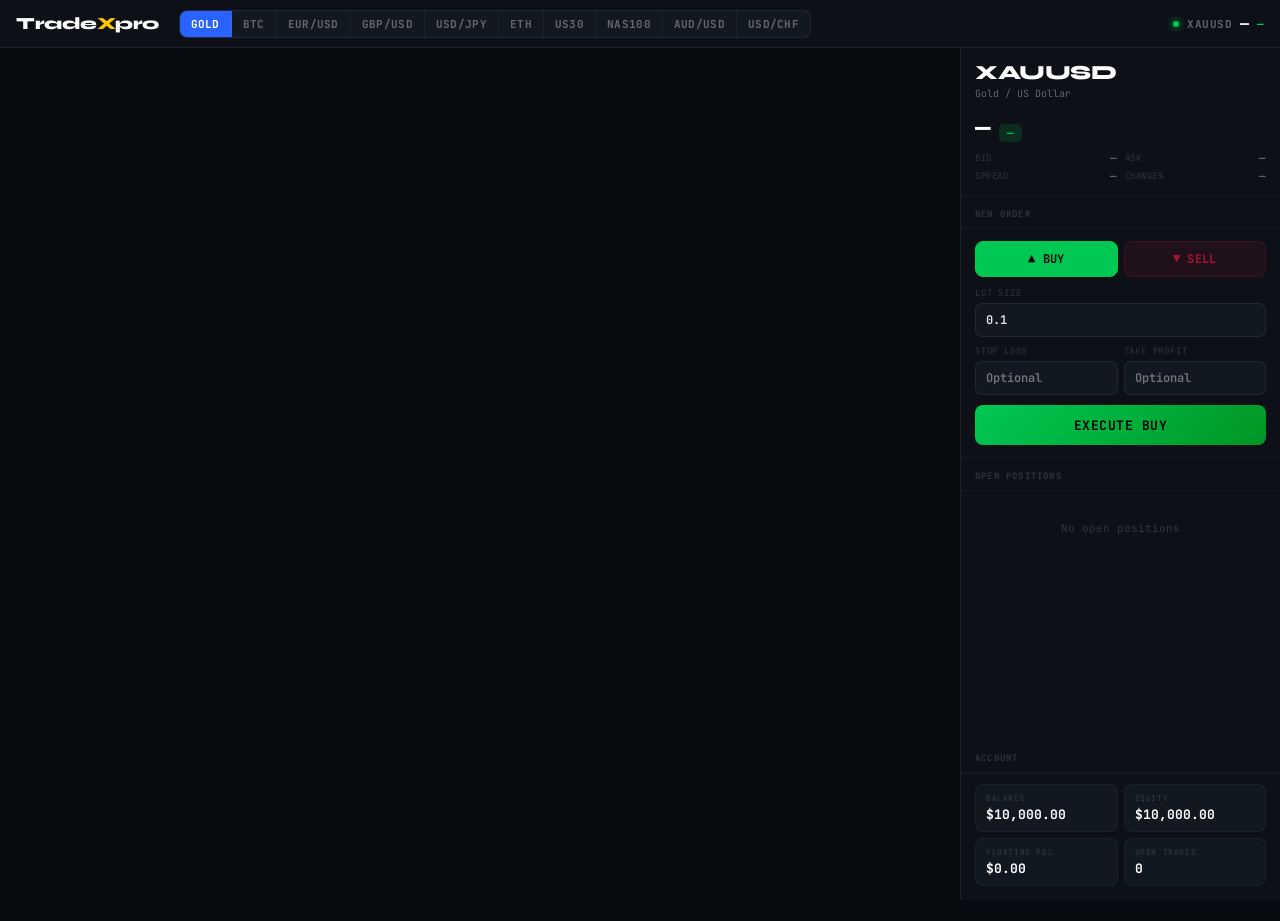
<file: challenges.html>
<!DOCTYPE html>
<html lang="en">
<head>
<meta charset="UTF-8"/>
<meta name="viewport" content="width=device-width, initial-scale=1.0"/>
<title>TradeXpro Simulator</title>
<link href="https://fonts.googleapis.com/css2?family=JetBrains+Mono:wght@400;600;700&family=Syne:wght@700;800&display=swap" rel="stylesheet"/>
<style>
*,*::before,*::after{box-sizing:border-box;margin:0;padding:0}

:root{
  --bg:       #080b10;
  --panel:    #0d1117;
  --card:     #111820;
  --border:   rgba(255,255,255,0.07);
  --border2:  rgba(255,255,255,0.04);
  --blue:     #2962ff;
  --blue2:    #1e4fd8;
  --green:    #00c853;
  --green2:   #009624;
  --red:      #ff1744;
  --red2:     #c4001a;
  --gold:     #ffc400;
  --text:     rgba(255,255,255,0.9);
  --muted:    rgba(255,255,255,0.35);
  --dim:      rgba(255,255,255,0.15);
  --mono:     'JetBrains Mono', monospace;
  --display:  'Syne', sans-serif;
}

html,body{
  background:var(--bg);
  color:var(--text);
  font-family:var(--mono);
  height:100%;
  overflow:hidden;
}

/* ── Layout ── */
.shell{
  display:grid;
  grid-template-rows:48px 1fr;
  grid-template-columns:1fr 320px;
  height:100vh;
  gap:0;
}

/* ── Topbar ── */
.topbar{
  grid-column:1/-1;
  display:flex;
  align-items:center;
  gap:12px;
  padding:0 16px;
  background:var(--panel);
  border-bottom:1px solid var(--border);
  z-index:10;
}

.logo{
  font-family:var(--display);
  font-size:17px;
  font-weight:800;
  color:#fff;
  letter-spacing:-0.5px;
  margin-right:8px;
  white-space:nowrap;
}
.logo span{color:var(--gold);}

/* symbol selector */
.sym-wrap{
  display:flex;
  align-items:center;
  gap:0;
  background:var(--card);
  border:1px solid var(--border);
  border-radius:8px;
  overflow:hidden;
}
.sym-btn{
  padding:6px 11px;
  font-family:var(--mono);
  font-size:11px;
  font-weight:700;
  color:var(--muted);
  background:none;
  border:none;
  cursor:pointer;
  white-space:nowrap;
  transition:background .15s,color .15s;
  border-right:1px solid var(--border2);
  letter-spacing:.3px;
}
.sym-btn:last-child{border-right:none;}
.sym-btn:hover{background:rgba(255,255,255,0.05);color:var(--text);}
.sym-btn.active{background:var(--blue);color:#fff;}

/* live price in topbar */
.live-price{
  margin-left:auto;
  display:flex;
  align-items:center;
  gap:8px;
}
.lp-sym{font-size:11px;font-weight:700;color:var(--muted);letter-spacing:.5px;}
.lp-val{font-size:15px;font-weight:700;color:#fff;font-family:var(--mono);}
.lp-chg{font-size:11px;font-weight:700;}
.lp-chg.up{color:var(--green);}
.lp-chg.dn{color:var(--red);}

.dot{
  width:6px;height:6px;border-radius:50%;
  background:var(--green);
  box-shadow:0 0 6px var(--green);
  animation:blink 1.8s infinite;
}
@keyframes blink{0%,100%{opacity:1}50%{opacity:.3}}

/* ── Chart area ── */
.chart-wrap{
  position:relative;
  background:var(--bg);
  overflow:hidden;
}

#tv-widget{
  width:100%;
  height:100%;
}

/* ── Side panel ── */
.side{
  display:flex;
  flex-direction:column;
  background:var(--panel);
  border-left:1px solid var(--border);
  overflow-y:auto;
  scrollbar-width:thin;
  scrollbar-color:rgba(255,255,255,0.1) transparent;
}
.side::-webkit-scrollbar{width:3px;}
.side::-webkit-scrollbar-thumb{background:rgba(255,255,255,0.1);border-radius:4px;}

/* section header */
.sec-head{
  padding:12px 14px 8px;
  font-size:9px;
  font-weight:700;
  letter-spacing:1.2px;
  text-transform:uppercase;
  color:var(--dim);
  border-bottom:1px solid var(--border2);
}

/* ── Instrument info ── */
.inst-block{
  padding:12px 14px;
  border-bottom:1px solid var(--border2);
}
.inst-name{
  font-family:var(--display);
  font-size:20px;
  font-weight:800;
  color:#fff;
  letter-spacing:-0.5px;
  margin-bottom:2px;
}
.inst-full{font-size:10px;color:var(--muted);margin-bottom:10px;}

.price-row{display:flex;align-items:baseline;gap:8px;margin-bottom:6px;}
.price-big{font-size:26px;font-weight:700;color:#fff;font-family:var(--mono);}
.price-chg{
  font-size:11px;font-weight:700;padding:2px 8px;
  border-radius:5px;
}
.price-chg.up{background:rgba(0,200,83,.15);color:var(--green);}
.price-chg.dn{background:rgba(255,23,68,.15);color:var(--red);}

.ohlc-grid{
  display:grid;grid-template-columns:1fr 1fr;
  gap:4px 8px;
}
.ohlc-item{display:flex;justify-content:space-between;align-items:center;}
.ohlc-lbl{font-size:9px;color:var(--dim);letter-spacing:.5px;}
.ohlc-val{font-size:11px;font-weight:600;color:var(--muted);}

/* ── Trade form ── */
.trade-block{
  padding:12px 14px;
  border-bottom:1px solid var(--border2);
  flex-shrink:0;
}

.trade-type-row{
  display:grid;
  grid-template-columns:1fr 1fr;
  gap:6px;
  margin-bottom:10px;
}
.tt-btn{
  height:36px;border-radius:8px;border:1px solid var(--border);
  font-family:var(--mono);font-size:12px;font-weight:700;
  cursor:pointer;transition:all .15s;
  letter-spacing:.3px;
}
.tt-btn.buy{
  background:rgba(0,200,83,.08);
  color:rgba(0,200,83,.6);
  border-color:rgba(0,200,83,.15);
}
.tt-btn.buy.active,
.tt-btn.buy:hover{
  background:var(--green);
  color:#000;
  border-color:var(--green);
}
.tt-btn.sell{
  background:rgba(255,23,68,.08);
  color:rgba(255,23,68,.6);
  border-color:rgba(255,23,68,.15);
}
.tt-btn.sell.active,
.tt-btn.sell:hover{
  background:var(--red);
  color:#fff;
  border-color:var(--red);
}

.field-lbl{font-size:9px;color:var(--dim);letter-spacing:.8px;text-transform:uppercase;margin-bottom:4px;}
.field-row{margin-bottom:8px;}

.inp{
  width:100%;
  height:34px;
  background:var(--card);
  border:1px solid var(--border);
  border-radius:7px;
  color:var(--text);
  font-family:var(--mono);
  font-size:12px;
  font-weight:600;
  padding:0 10px;
  outline:none;
  transition:border-color .15s;
}
.inp:focus{border-color:rgba(41,98,255,.5);}

.sl-tp-row{display:grid;grid-template-columns:1fr 1fr;gap:6px;margin-bottom:10px;}

.execute-btn{
  width:100%;height:40px;
  border-radius:8px;border:none;
  font-family:var(--mono);font-size:13px;font-weight:700;
  cursor:pointer;letter-spacing:.5px;
  transition:opacity .15s,transform .1s;
}
.execute-btn:active{opacity:.85;transform:scale(.98);}
.execute-btn.buy-exec{background:linear-gradient(135deg,var(--green),var(--green2));color:#000;}
.execute-btn.sell-exec{background:linear-gradient(135deg,var(--red),var(--red2));color:#fff;}

/* ── Open positions ── */
.positions-block{
  padding:10px 14px;
  flex:1;
}

.no-pos{
  text-align:center;padding:20px 0;
  font-size:11px;color:var(--dim);
}

.pos-card{
  background:var(--card);
  border:1px solid var(--border2);
  border-radius:10px;
  padding:10px 11px;
  margin-bottom:7px;
  position:relative;
  overflow:hidden;
}
.pos-card::before{
  content:'';position:absolute;left:0;top:0;bottom:0;width:3px;
}
.pos-card.buy-pos::before{background:var(--green);}
.pos-card.sell-pos::before{background:var(--red);}

.pos-top{display:flex;justify-content:space-between;align-items:center;margin-bottom:5px;}
.pos-sym{font-size:12px;font-weight:700;color:#fff;}
.pos-dir{
  font-size:9px;font-weight:700;padding:2px 7px;border-radius:4px;letter-spacing:.5px;
}
.pos-dir.buy-dir{background:rgba(0,200,83,.15);color:var(--green);}
.pos-dir.sell-dir{background:rgba(255,23,68,.15);color:var(--red);}

.pos-grid{display:grid;grid-template-columns:1fr 1fr 1fr;gap:3px 0;}
.pos-item{display:flex;flex-direction:column;gap:1px;}
.pos-lbl{font-size:8px;color:var(--dim);letter-spacing:.5px;}
.pos-val{font-size:11px;font-weight:600;color:var(--muted);}
.pos-pnl{font-size:13px;font-weight:700;}
.pos-pnl.profit{color:var(--green);}
.pos-pnl.loss{color:var(--red);}

.close-btn{
  margin-top:8px;
  width:100%;height:28px;
  border-radius:6px;border:1px solid var(--border);
  background:transparent;
  color:var(--muted);
  font-family:var(--mono);font-size:10px;font-weight:700;
  cursor:pointer;letter-spacing:.5px;
  transition:all .15s;
}
.close-btn:hover{background:rgba(255,255,255,.06);color:var(--text);}

/* ── Account summary ── */
.account-block{
  padding:10px 14px 14px;
  border-top:1px solid var(--border2);
  flex-shrink:0;
}
.acc-grid{display:grid;grid-template-columns:1fr 1fr;gap:6px;}
.acc-item{
  background:var(--card);
  border:1px solid var(--border2);
  border-radius:8px;
  padding:8px 10px;
}
.acc-lbl{font-size:8px;color:var(--dim);letter-spacing:.6px;text-transform:uppercase;margin-bottom:3px;}
.acc-val{font-size:13px;font-weight:700;color:#fff;font-family:var(--mono);}
.acc-val.profit{color:var(--green);}
.acc-val.loss{color:var(--red);}

/* ── Toast ── */
.toast-stack{
  position:fixed;bottom:20px;right:20px;
  display:flex;flex-direction:column;gap:6px;
  z-index:999;pointer-events:none;
}
.toast{
  background:var(--card);
  border:1px solid var(--border);
  border-radius:10px;
  padding:9px 14px;
  font-size:11px;font-weight:600;color:var(--text);
  box-shadow:0 4px 24px rgba(0,0,0,.5);
  animation:slideIn .2s ease,fadeOut .3s ease 2.2s both;
  white-space:nowrap;
  display:flex;align-items:center;gap:7px;
}
.toast.t-buy{border-color:rgba(0,200,83,.3);}
.toast.t-sell{border-color:rgba(255,23,68,.3);}
.toast.t-close{border-color:rgba(255,196,0,.3);}
@keyframes slideIn{from{opacity:0;transform:translateX(20px)}to{opacity:1;transform:translateX(0)}}
@keyframes fadeOut{from{opacity:1}to{opacity:0}}

/* ── Responsive ── */
@media(max-width:900px){
  .shell{grid-template-columns:1fr;grid-template-rows:48px 1fr auto;}
  .chart-wrap{min-height:55vh;}
  .side{max-height:45vh;}
  html,body{overflow:auto;}
}
</style>
</head>
<body>

<div class="shell">

  <!-- ── TOPBAR ── -->
  <div class="topbar">
    <div class="logo">Trade<span>X</span>pro</div>

    <div class="sym-wrap" id="symWrap">
      <button class="sym-btn active" data-sym="XAUUSD"  data-full="Gold / USD"          onclick="switchSymbol(this)">GOLD</button>
      <button class="sym-btn"        data-sym="BTCUSD"  data-full="Bitcoin / USD"        onclick="switchSymbol(this)">BTC</button>
      <button class="sym-btn"        data-sym="EURUSD"  data-full="Euro / US Dollar"     onclick="switchSymbol(this)">EUR/USD</button>
      <button class="sym-btn"        data-sym="GBPUSD"  data-full="British Pound / USD"  onclick="switchSymbol(this)">GBP/USD</button>
      <button class="sym-btn"        data-sym="USDJPY"  data-full="US Dollar / Yen"      onclick="switchSymbol(this)">USD/JPY</button>
      <button class="sym-btn"        data-sym="ETHUSD"  data-full="Ethereum / USD"       onclick="switchSymbol(this)">ETH</button>
      <button class="sym-btn"        data-sym="DJ30"    data-full="Dow Jones 30"         onclick="switchSymbol(this)">US30</button>
      <button class="sym-btn"        data-sym="NASDAQ"  data-full="NASDAQ 100"           onclick="switchSymbol(this)">NAS100</button>
      <button class="sym-btn"        data-sym="AUDUSD"  data-full="Aust Dollar / USD"    onclick="switchSymbol(this)">AUD/USD</button>
      <button class="sym-btn"        data-sym="USDCHF"  data-full="US Dollar / Franc"    onclick="switchSymbol(this)">USD/CHF</button>
    </div>

    <div class="live-price">
      <span class="dot"></span>
      <span class="lp-sym" id="lpSym">XAUUSD</span>
      <span class="lp-val" id="lpVal">—</span>
      <span class="lp-chg up" id="lpChg">—</span>
    </div>
  </div>

  <!-- ── CHART ── -->
  <div class="chart-wrap">
    <div id="tv-widget"></div>
  </div>

  <!-- ── SIDE PANEL ── -->
  <div class="side">

    <!-- Instrument info -->
    <div class="inst-block">
      <div class="inst-name" id="instName">XAUUSD</div>
      <div class="inst-full" id="instFull">Gold / US Dollar</div>
      <div class="price-row">
        <div class="price-big" id="instPrice">—</div>
        <div class="price-chg up" id="instChg">—</div>
      </div>
      <div class="ohlc-grid">
        <div class="ohlc-item"><span class="ohlc-lbl">BID</span><span class="ohlc-val" id="oBid">—</span></div>
        <div class="ohlc-item"><span class="ohlc-lbl">ASK</span><span class="ohlc-val" id="oAsk">—</span></div>
        <div class="ohlc-item"><span class="ohlc-lbl">SPREAD</span><span class="ohlc-val" id="oSpread">—</span></div>
        <div class="ohlc-item"><span class="ohlc-lbl">CHANGE%</span><span class="ohlc-val" id="oChgPct">—</span></div>
      </div>
    </div>

    <!-- Trade form -->
    <div class="sec-head">New Order</div>
    <div class="trade-block">
      <div class="trade-type-row">
        <button class="tt-btn buy active" id="btnBuy"  onclick="setDir('buy')">▲ BUY</button>
        <button class="tt-btn sell"       id="btnSell" onclick="setDir('sell')">▼ SELL</button>
      </div>

      <div class="field-row">
        <div class="field-lbl">Lot Size</div>
        <input class="inp" id="inpLot" type="number" value="0.1" min="0.01" step="0.01"/>
      </div>

      <div class="sl-tp-row">
        <div class="field-row" style="margin:0">
          <div class="field-lbl">Stop Loss</div>
          <input class="inp" id="inpSL" type="number" placeholder="Optional" step="0.01"/>
        </div>
        <div class="field-row" style="margin:0">
          <div class="field-lbl">Take Profit</div>
          <input class="inp" id="inpTP" type="number" placeholder="Optional" step="0.01"/>
        </div>
      </div>

      <button class="execute-btn buy-exec" id="execBtn" onclick="openTrade()">
        EXECUTE BUY
      </button>
    </div>

    <!-- Open positions -->
    <div class="sec-head">Open Positions <span id="posCount" style="color:var(--blue);margin-left:4px;"></span></div>
    <div class="positions-block" id="posBlock">
      <div class="no-pos" id="noPos">No open positions</div>
    </div>

    <!-- Account -->
    <div class="sec-head">Account</div>
    <div class="account-block">
      <div class="acc-grid">
        <div class="acc-item">
          <div class="acc-lbl">Balance</div>
          <div class="acc-val" id="accBalance">$10,000.00</div>
        </div>
        <div class="acc-item">
          <div class="acc-lbl">Equity</div>
          <div class="acc-val" id="accEquity">$10,000.00</div>
        </div>
        <div class="acc-item">
          <div class="acc-lbl">Floating P&L</div>
          <div class="acc-val" id="accPnl">$0.00</div>
        </div>
        <div class="acc-item">
          <div class="acc-lbl">Open Trades</div>
          <div class="acc-val" id="accTrades">0</div>
        </div>
      </div>
    </div>

  </div><!-- /side -->
</div><!-- /shell -->

<div class="toast-stack" id="toastStack"></div>

<!-- TradingView Widget -->
<script type="text/javascript" src="https://s3.tradingview.com/tv.js"></script>

<script>
/* ══════════════════════════════════════════
   STATE
══════════════════════════════════════════ */
var account = {
  balance:  10000,
  positions: []
};

var tradeDir     = 'buy';
var currentSym   = 'XAUUSD';
var currentPrice = 0;
var tvWidget     = null;
var posIdCounter = 1;

/* Symbol metadata */
var SYMBOLS = {
  'XAUUSD': { full:'Gold / US Dollar',          pip:0.01,  lotVal:100,  spread:0.3  },
  'BTCUSD': { full:'Bitcoin / US Dollar',        pip:1,     lotVal:1,    spread:15   },
  'EURUSD': { full:'Euro / US Dollar',           pip:0.0001,lotVal:100000,spread:0.0001},
  'GBPUSD': { full:'British Pound / US Dollar',  pip:0.0001,lotVal:100000,spread:0.0002},
  'USDJPY': { full:'US Dollar / Japanese Yen',   pip:0.01,  lotVal:100000,spread:0.02},
  'ETHUSD': { full:'Ethereum / US Dollar',       pip:0.1,   lotVal:1,    spread:1.5  },
  'DJ30':   { full:'Dow Jones 30',               pip:1,     lotVal:10,   spread:2    },
  'NASDAQ': { full:'NASDAQ 100',                 pip:0.25,  lotVal:20,   spread:1    },
  'AUDUSD': { full:'Australian Dollar / USD',    pip:0.0001,lotVal:100000,spread:0.0002},
  'USDCHF': { full:'US Dollar / Swiss Franc',    pip:0.0001,lotVal:100000,spread:0.0002}
};

/* TradingView symbol mapping */
var TV_SYMBOLS = {
  'XAUUSD': 'OANDA:XAUUSD',
  'BTCUSD': 'BITSTAMP:BTCUSD',
  'EURUSD': 'OANDA:EURUSD',
  'GBPUSD': 'OANDA:GBPUSD',
  'USDJPY': 'OANDA:USDJPY',
  'ETHUSD': 'COINBASE:ETHUSD',
  'DJ30':   'FOREXCOM:DJI',
  'NASDAQ': 'NASDAQ:NDX',
  'AUDUSD': 'OANDA:AUDUSD',
  'USDCHF': 'OANDA:USDCHF'
};

/* ══════════════════════════════════════════
   TRADINGVIEW WIDGET
══════════════════════════════════════════ */
function buildWidget(sym) {
  var container = document.getElementById('tv-widget');
  container.innerHTML = '';

  tvWidget = new TradingView.widget({
    container_id:        'tv-widget',
    symbol:              TV_SYMBOLS[sym] || ('OANDA:' + sym),
    interval:            '15',
    timezone:            'Etc/UTC',
    theme:               'dark',
    style:               '1',          /* 1 = Candlestick */
    locale:              'en',
    toolbar_bg:          '#0d1117',
    enable_publishing:   false,
    hide_top_toolbar:    false,
    hide_legend:         false,
    save_image:          false,
    hide_side_toolbar:   false,
    withdateranges:      true,
    allow_symbol_change: false,
    studies:             ['RSI@tv-studiox', 'MASimple@tv-studiesv!'],
    overrides: {
      'mainSeriesProperties.candleStyle.upColor':         '#00c853',
      'mainSeriesProperties.candleStyle.downColor':       '#ff1744',
      'mainSeriesProperties.candleStyle.borderUpColor':   '#00c853',
      'mainSeriesProperties.candleStyle.borderDownColor': '#ff1744',
      'mainSeriesProperties.candleStyle.wickUpColor':     '#00c853',
      'mainSeriesProperties.candleStyle.wickDownColor':   '#ff1744',
      'paneProperties.background':                        '#080b10',
      'paneProperties.vertGridProperties.color':          'rgba(255,255,255,0.03)',
      'paneProperties.horzGridProperties.color':          'rgba(255,255,255,0.03)',
      'scalesProperties.textColor':                       'rgba(255,255,255,0.35)',
    },
    width:  '100%',
    height: '100%',
    autosize: true,
  });
}

/* ══════════════════════════════════════════
   SYMBOL SWITCH
══════════════════════════════════════════ */
function switchSymbol(btn) {
  document.querySelectorAll('.sym-btn').forEach(function(b){ b.classList.remove('active'); });
  btn.classList.add('active');

  var sym  = btn.dataset.sym;
  currentSym = sym;

  /* Update instrument info panel */
  document.getElementById('instName').textContent = sym;
  document.getElementById('instFull').textContent = (SYMBOLS[sym] || {full:sym}).full;
  document.getElementById('lpSym').textContent    = sym;

  /* Rebuild chart */
  buildWidget(sym);

  /* Reset price display until new tick */
  document.getElementById('instPrice').textContent = '—';
  document.getElementById('instChg').textContent   = '—';
  document.getElementById('lpVal').textContent     = '—';
  document.getElementById('lpChg').textContent     = '—';

  /* Simulate price for the new symbol */
  simulatePriceTick();
}

/* ══════════════════════════════════════════
   PRICE SIMULATION
   (Real tick data would come from a broker
    WebSocket. Here we seed from realistic
    base prices and add small random walk.)
══════════════════════════════════════════ */
var BASE_PRICES = {
  'XAUUSD': 2320.50,
  'BTCUSD': 67800,
  'EURUSD': 1.0852,
  'GBPUSD': 1.2734,
  'USDJPY': 154.62,
  'ETHUSD': 3480,
  'DJ30':   39250,
  'NASDAQ': 17820,
  'AUDUSD': 0.6612,
  'USDCHF': 0.9043
};

var priceSim = {};  /* { sym: { price, open } } */

function initSim() {
  Object.keys(BASE_PRICES).forEach(function(sym){
    priceSim[sym] = { price: BASE_PRICES[sym], open: BASE_PRICES[sym] };
  });
}

function simulatePriceTick() {
  var sym  = currentSym;
  var meta = SYMBOLS[sym] || { pip:0.0001, spread:0.0001 };
  var sim  = priceSim[sym];
  if (!sim) return;

  /* Small random walk */
  var volatility = sim.price * 0.0003;
  var delta = (Math.random() - 0.497) * volatility;
  sim.price = parseFloat((sim.price + delta).toFixed(getPrecision(sym)));

  var bid    = sim.price;
  var ask    = parseFloat((bid + meta.spread).toFixed(getPrecision(sym)));
  var change = parseFloat((sim.price - sim.open).toFixed(getPrecision(sym)));
  var chgPct = ((change / sim.open) * 100).toFixed(2);

  currentPrice = bid;

  /* Update topbar */
  document.getElementById('lpVal').textContent = fmt(sym, bid);
  var lpChgEl = document.getElementById('lpChg');
  lpChgEl.textContent = (change >= 0 ? '+' : '') + chgPct + '%';
  lpChgEl.className   = 'lp-chg ' + (change >= 0 ? 'up' : 'dn');

  /* Update panel */
  document.getElementById('instPrice').textContent = fmt(sym, bid);
  var icEl = document.getElementById('instChg');
  icEl.textContent = (change >= 0 ? '+' : '') + change + ' (' + (change >= 0 ? '+' : '') + chgPct + '%)';
  icEl.className   = 'price-chg ' + (change >= 0 ? 'up' : 'dn');

  document.getElementById('oBid').textContent     = fmt(sym, bid);
  document.getElementById('oAsk').textContent     = fmt(sym, ask);
  document.getElementById('oSpread').textContent  = meta.spread;
  document.getElementById('oChgPct').textContent  = (change >= 0 ? '+' : '') + chgPct + '%';

  /* Update open positions PnL */
  updateAllPnl();
}

function getPrecision(sym) {
  if (['BTCUSD','DJ30'].includes(sym))         return 2;
  if (['ETHUSD','NASDAQ'].includes(sym))        return 2;
  if (['USDJPY'].includes(sym))                 return 3;
  if (['XAUUSD'].includes(sym))                 return 2;
  return 5;
}

function fmt(sym, price) {
  return price.toFixed(getPrecision(sym));
}

/* ══════════════════════════════════════════
   TRADE DIRECTION
══════════════════════════════════════════ */
function setDir(dir) {
  tradeDir = dir;
  var buyBtn  = document.getElementById('btnBuy');
  var sellBtn = document.getElementById('btnSell');
  var execBtn = document.getElementById('execBtn');

  buyBtn.classList.toggle('active', dir === 'buy');
  sellBtn.classList.toggle('active', dir === 'sell');

  if (dir === 'buy') {
    execBtn.textContent  = 'EXECUTE BUY';
    execBtn.className    = 'execute-btn buy-exec';
  } else {
    execBtn.textContent  = 'EXECUTE SELL';
    execBtn.className    = 'execute-btn sell-exec';
  }
}

/* ══════════════════════════════════════════
   OPEN TRADE
══════════════════════════════════════════ */
function openTrade() {
  if (!currentPrice || currentPrice === 0) {
    showToast('⚠️ Price not ready yet', '');
    return;
  }

  var lot = parseFloat(document.getElementById('inpLot').value);
  var sl  = parseFloat(document.getElementById('inpSL').value)  || null;
  var tp  = parseFloat(document.getElementById('inpTP').value)  || null;

  if (!lot || lot <= 0) { showToast('⚠️ Invalid lot size', ''); return; }

  var meta   = SYMBOLS[currentSym] || { pip:0.0001, lotVal:100000, spread:0.0001 };
  var entry  = tradeDir === 'buy'
    ? parseFloat((currentPrice + meta.spread).toFixed(getPrecision(currentSym)))
    : currentPrice;

  var pos = {
    id:    posIdCounter++,
    sym:   currentSym,
    dir:   tradeDir,
    lot:   lot,
    entry: entry,
    sl:    sl,
    tp:    tp,
    pnl:   0,
    openAt: new Date().toLocaleTimeString()
  };

  account.positions.push(pos);
  renderPositions();
  updateAccountStats();

  showToast(
    (tradeDir === 'buy' ? '▲ BUY ' : '▼ SELL ') + currentSym + ' @ ' + fmt(currentSym, entry),
    tradeDir === 'buy' ? 't-buy' : 't-sell'
  );
}

/* ══════════════════════════════════════════
   CLOSE TRADE
══════════════════════════════════════════ */
function closeTrade(id) {
  var idx = account.positions.findIndex(function(p){ return p.id === id; });
  if (idx === -1) return;

  var pos = account.positions[idx];
  var pnl = calcPnl(pos);
  account.balance += pnl;
  account.positions.splice(idx, 1);

  renderPositions();
  updateAccountStats();

  showToast(
    '✕ Closed ' + pos.sym + ' ' + (pnl >= 0 ? '+' : '') + '$' + pnl.toFixed(2),
    't-close'
  );
}

/* ══════════════════════════════════════════
   PnL CALCULATION
══════════════════════════════════════════ */
function calcPnl(pos) {
  var meta    = SYMBOLS[pos.sym] || { pip:0.0001, lotVal:100000 };
  var simData = priceSim[pos.sym];
  if (!simData) return 0;

  var closePrice = simData.price;
  var diff = pos.dir === 'buy'
    ? closePrice - pos.entry
    : pos.entry  - closePrice;

  /* Check SL/TP */
  if (pos.tp && pos.dir === 'buy'  && closePrice >= pos.tp) diff = pos.tp - pos.entry;
  if (pos.tp && pos.dir === 'sell' && closePrice <= pos.tp) diff = pos.entry - pos.tp;
  if (pos.sl && pos.dir === 'buy'  && closePrice <= pos.sl) diff = pos.sl - pos.entry;
  if (pos.sl && pos.dir === 'sell' && closePrice >= pos.sl) diff = pos.entry - pos.sl;

  /* Simplified PnL: diff / pip * pip_dollar_value * lot */
  var pipValue = pos.sym === 'USDJPY' ? (meta.pip * pos.lot * 1000) : (meta.pip * pos.lot * 10);
  var pips     = diff / meta.pip;
  return parseFloat((pips * pipValue).toFixed(2));
}

function updateAllPnl() {
  var totalPnl = 0;
  account.positions.forEach(function(pos) {
    pos.pnl = calcPnl(pos);
    totalPnl += pos.pnl;

    /* Live update card */
    var pnlEl = document.getElementById('pnl-' + pos.id);
    if (pnlEl) {
      pnlEl.textContent = (pos.pnl >= 0 ? '+' : '') + '$' + pos.pnl.toFixed(2);
      pnlEl.className   = 'pos-pnl ' + (pos.pnl >= 0 ? 'profit' : 'loss');
    }

    /* Auto close on SL/TP */
    var sim = priceSim[pos.sym];
    if (sim) {
      var cp = sim.price;
      if (pos.tp && pos.dir === 'buy'  && cp >= pos.tp) { closeTrade(pos.id); return; }
      if (pos.tp && pos.dir === 'sell' && cp <= pos.tp) { closeTrade(pos.id); return; }
      if (pos.sl && pos.dir === 'buy'  && cp <= pos.sl) { closeTrade(pos.id); return; }
      if (pos.sl && pos.dir === 'sell' && cp >= pos.sl) { closeTrade(pos.id); return; }
    }
  });

  /* Update account stats */
  var equity = account.balance + totalPnl;
  document.getElementById('accPnl').textContent    = (totalPnl >= 0 ? '+' : '') + '$' + totalPnl.toFixed(2);
  document.getElementById('accPnl').className      = 'acc-val ' + (totalPnl >= 0 ? 'profit' : 'loss');
  document.getElementById('accEquity').textContent = '$' + equity.toFixed(2);
  document.getElementById('accEquity').className   = 'acc-val ' + (equity >= account.balance ? 'profit' : 'loss');
}

function updateAccountStats() {
  document.getElementById('accBalance').textContent = '$' + account.balance.toFixed(2);
  document.getElementById('accTrades').textContent  = account.positions.length;
  document.getElementById('posCount').textContent   = account.positions.length > 0 ? '(' + account.positions.length + ')' : '';
  updateAllPnl();
}

/* ══════════════════════════════════════════
   RENDER POSITIONS
══════════════════════════════════════════ */
function renderPositions() {
  var block  = document.getElementById('posBlock');
  var noPos  = document.getElementById('noPos');

  /* Remove old cards */
  block.querySelectorAll('.pos-card').forEach(function(el){ el.remove(); });

  if (account.positions.length === 0) {
    noPos.style.display = 'block';
    return;
  }
  noPos.style.display = 'none';

  account.positions.forEach(function(pos) {
    var card = document.createElement('div');
    card.className = 'pos-card ' + (pos.dir === 'buy' ? 'buy-pos' : 'sell-pos');
    card.id = 'pos-card-' + pos.id;

    card.innerHTML =
      '<div class="pos-top">' +
        '<span class="pos-sym">' + pos.sym + '</span>' +
        '<span class="pos-dir ' + (pos.dir === 'buy' ? 'buy-dir' : 'sell-dir') + '">' + pos.dir.toUpperCase() + '</span>' +
      '</div>' +
      '<div class="pos-grid">' +
        '<div class="pos-item"><span class="pos-lbl">ENTRY</span><span class="pos-val">' + fmt(pos.sym, pos.entry) + '</span></div>' +
        '<div class="pos-item"><span class="pos-lbl">LOT</span><span class="pos-val">' + pos.lot + '</span></div>' +
        '<div class="pos-item"><span class="pos-lbl">P&L</span><span class="pos-pnl ' + (pos.pnl >= 0 ? 'profit' : 'loss') + '" id="pnl-' + pos.id + '">' + (pos.pnl >= 0 ? '+' : '') + '$' + pos.pnl.toFixed(2) + '</span></div>' +
        (pos.sl ? '<div class="pos-item"><span class="pos-lbl">SL</span><span class="pos-val" style="color:#ff1744">' + fmt(pos.sym, pos.sl) + '</span></div>' : '<div class="pos-item"></div>') +
        (pos.tp ? '<div class="pos-item"><span class="pos-lbl">TP</span><span class="pos-val" style="color:#00c853">' + fmt(pos.sym, pos.tp) + '</span></div>' : '<div class="pos-item"></div>') +
        '<div class="pos-item"><span class="pos-lbl">TIME</span><span class="pos-val">' + pos.openAt + '</span></div>' +
      '</div>' +
      '<button class="close-btn" onclick="closeTrade(' + pos.id + ')">CLOSE POSITION</button>';

    block.appendChild(card);
  });

  document.getElementById('posCount').textContent = '(' + account.positions.length + ')';
}

/* ══════════════════════════════════════════
   TOAST
══════════════════════════════════════════ */
function showToast(msg, cls) {
  var stack = document.getElementById('toastStack');
  var el    = document.createElement('div');
  el.className   = 'toast ' + (cls || '');
  el.textContent = msg;
  stack.appendChild(el);
  setTimeout(function(){ if (el.parentNode) el.parentNode.removeChild(el); }, 2600);
}

/* ══════════════════════════════════════════
   TICK LOOP — price simulation
══════════════════════════════════════════ */
function tickLoop() {
  /* Update all symbol prices in background */
  Object.keys(priceSim).forEach(function(sym) {
    var meta = SYMBOLS[sym] || { spread:0.0001 };
    var sim  = priceSim[sym];
    var vol  = sim.price * 0.0002;
    var d    = (Math.random() - 0.497) * vol;
    sim.price = parseFloat((sim.price + d).toFixed(getPrecision(sym)));
  });

  /* Update active symbol display */
  simulatePriceTick();
}

/* ══════════════════════════════════════════
   BOOT
══════════════════════════════════════════ */
document.addEventListener('DOMContentLoaded', function() {
  initSim();
  buildWidget(currentSym);
  simulatePriceTick();
  setInterval(tickLoop, 900);
});
</script>
<div class="bottom-nav">
  <button onclick="window.location.href='dashboard.html'">Home</button>
  <button onclick="window.location.href='challenges.html'">Challenges</button>
  <button onclick="window.location.href='top traders.html'">Community</button>
  <button onclick="window.location.href='chatroom.html'">Chat</button>
</div>
</body>
</html>
</file>
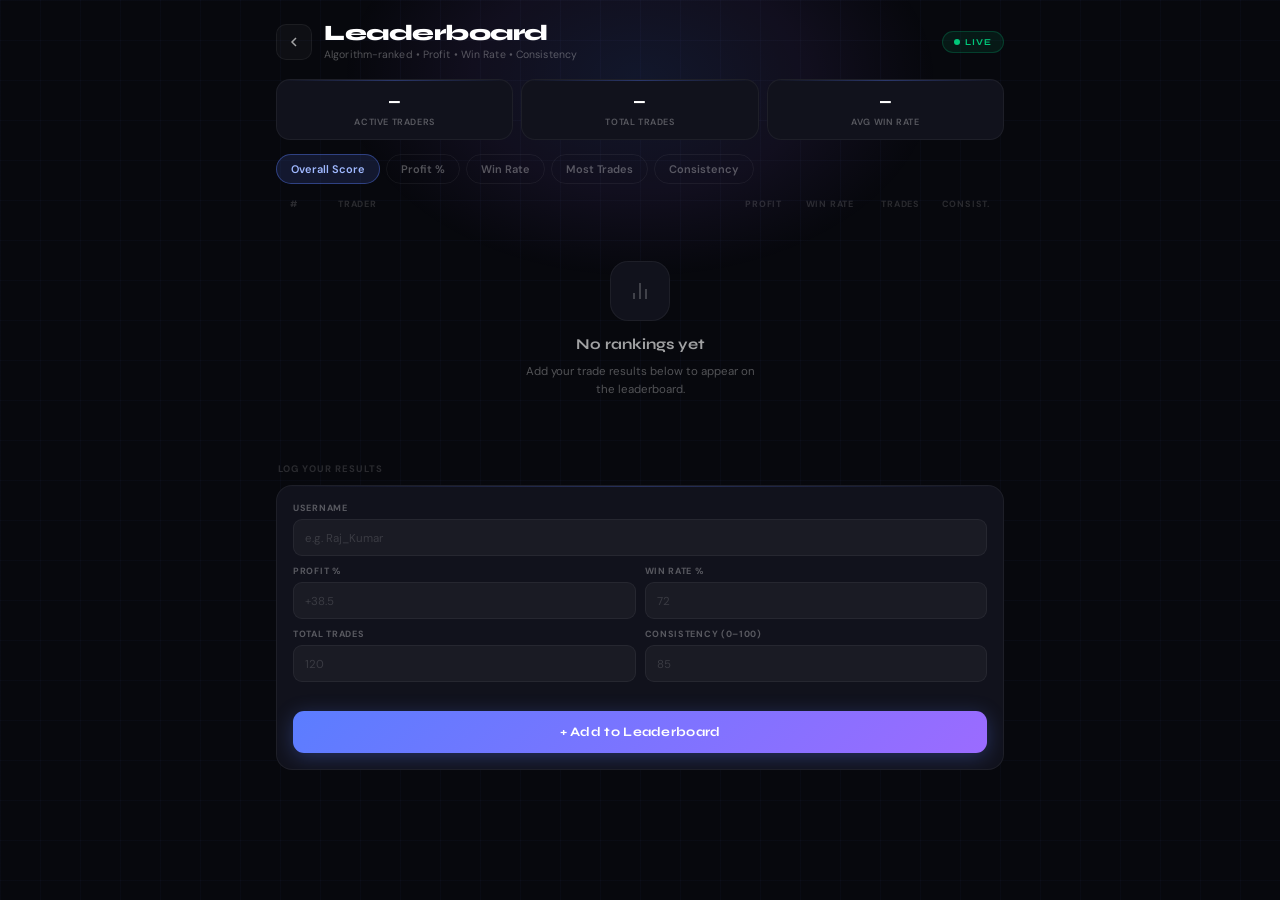
<file: leaderboard.html>
<!DOCTYPE html>
<html lang="en">
<head>
<meta charset="UTF-8">
<meta name="viewport" content="width=device-width, initial-scale=1.0">
<title>TradeXAI — Leaderboard</title>
<link rel="preconnect" href="https://fonts.googleapis.com">
<link href="https://fonts.googleapis.com/css2?family=Syne:wght@600;700;800&family=DM+Sans:wght@400;500;600&family=JetBrains+Mono:wght@500;700&display=swap" rel="stylesheet">
<style>
/* ─────────────────────────────────────────────
   TOKENS
───────────────────────────────────────────── */
:root {
  --bg0:         #07080d;
  --bg1:         #0c0d15;
  --bg2:         #11121c;
  --bg3:         #171826;
  --glass:       rgba(255,255,255,0.032);
  --glass-hover: rgba(255,255,255,0.058);

  --b0: rgba(255,255,255,0.055);
  --b1: rgba(108,140,255,0.18);
  --b2: rgba(108,140,255,0.42);

  --blue:   #5b7dff;
  --violet: #9b6bff;
  --teal:   #00d4a8;
  --green:  #00c87a;
  --rose:   #ff4d6d;
  --amber:  #f5b731;

  --gold:   #f5c842;
  --silver: #b8c4d8;
  --bronze: #c9844a;

  --t1: #ffffff;
  --t2: rgba(255,255,255,0.62);
  --t3: rgba(255,255,255,0.30);
  --t4: rgba(255,255,255,0.14);

  --f-head: 'Syne', sans-serif;
  --f-body: 'DM Sans', sans-serif;
  --f-mono: 'JetBrains Mono', monospace;
}

*, *::before, *::after { box-sizing: border-box; margin: 0; padding: 0; }

html, body {
  height: 100%;
  background: var(--bg0);
  color: var(--t1);
  font-family: var(--f-body);
  -webkit-font-smoothing: antialiased;
}

/* ─────────────────────────────────────────────
   PAGE SHELL
───────────────────────────────────────────── */
.page {
  min-height: 100vh;
  width: 100%;
  display: flex;
  flex-direction: column;
  align-items: center;
  padding: 0 0 40px;
  position: relative;
  overflow-x: hidden;
}

/* Ambient top glow */
.page::before {
  content: '';
  position: fixed;
  top: -120px; left: 50%;
  transform: translateX(-50%);
  width: 600px; height: 400px;
  background: radial-gradient(ellipse at center,
    rgba(91,125,255,0.13) 0%,
    rgba(155,107,255,0.07) 40%,
    transparent 70%);
  pointer-events: none;
  z-index: 0;
}

/* Subtle grid texture */
.page::after {
  content: '';
  position: fixed;
  inset: 0;
  background-image:
    linear-gradient(rgba(108,140,255,0.03) 1px, transparent 1px),
    linear-gradient(90deg, rgba(108,140,255,0.03) 1px, transparent 1px);
  background-size: 40px 40px;
  pointer-events: none;
  z-index: 0;
}

.inner {
  position: relative;
  z-index: 1;
  width: 100%;
  max-width: 760px;
  padding: 0 16px;
}

/* ─────────────────────────────────────────────
   HEADER
───────────────────────────────────────────── */
.lb-header {
  display: flex;
  align-items: center;
  gap: 12px;
  padding: 22px 0 18px;
}

.lb-back {
  width: 36px; height: 36px;
  border-radius: 10px;
  background: var(--glass);
  border: 1px solid var(--b0);
  display: flex; align-items: center; justify-content: center;
  color: var(--t2);
  cursor: pointer;
  flex-shrink: 0;
  transition: background 0.18s, border-color 0.18s;
  text-decoration: none;
}
.lb-back:hover { background: var(--glass-hover); border-color: var(--b1); }

.lb-title-block { flex: 1; }
.lb-title {
  font-family: var(--f-head);
  font-size: 22px;
  font-weight: 800;
  letter-spacing: -0.5px;
  background: linear-gradient(100deg, #fff 55%, rgba(155,107,255,0.85));
  -webkit-background-clip: text;
  -webkit-text-fill-color: transparent;
  background-clip: text;
  line-height: 1;
}
.lb-sub {
  font-size: 10.5px;
  color: var(--t3);
  margin-top: 4px;
  letter-spacing: 0.1px;
}

.live-badge {
  display: flex; align-items: center; gap: 5px;
  background: rgba(0,200,122,0.09);
  border: 1px solid rgba(0,200,122,0.22);
  border-radius: 20px;
  padding: 5px 11px;
  flex-shrink: 0;
}
.live-dot {
  width: 6px; height: 6px;
  border-radius: 50%;
  background: var(--green);
  animation: pulse 2s infinite;
}
@keyframes pulse { 0%,100%{opacity:1;box-shadow:0 0 0 0 rgba(0,200,122,0.4)} 50%{opacity:.5;box-shadow:0 0 0 4px rgba(0,200,122,0)} }
.live-txt { font-size: 9px; font-weight: 700; color: var(--green); letter-spacing: 1px; font-family: var(--f-head); }

/* ─────────────────────────────────────────────
   STAT CARDS
───────────────────────────────────────────── */
.stat-row {
  display: grid;
  grid-template-columns: repeat(3,1fr);
  gap: 8px;
  margin-bottom: 14px;
}

.stat-card {
  background: var(--bg2);
  border: 1px solid var(--b0);
  border-radius: 14px;
  padding: 13px 10px 11px;
  text-align: center;
  position: relative;
  overflow: hidden;
  transition: border-color 0.2s;
}
.stat-card::before {
  content: '';
  position: absolute;
  top: 0; left: 0; right: 0;
  height: 1px;
  background: linear-gradient(90deg, transparent, rgba(91,125,255,0.35), transparent);
}
.stat-card:hover { border-color: var(--b1); }

.stat-num {
  font-family: var(--f-mono);
  font-size: 18px;
  font-weight: 700;
  color: var(--t1);
  line-height: 1;
  display: block;
}
.stat-lbl {
  font-size: 9px;
  color: var(--t3);
  margin-top: 5px;
  letter-spacing: 0.6px;
  text-transform: uppercase;
  font-weight: 600;
  display: block;
}

/* ─────────────────────────────────────────────
   SORT TABS
───────────────────────────────────────────── */
.sort-wrap {
  display: flex;
  gap: 6px;
  margin-bottom: 12px;
  overflow-x: auto;
  scrollbar-width: none;
  padding-bottom: 2px;
}
.sort-wrap::-webkit-scrollbar { display: none; }

.sort-tab {
  flex-shrink: 0;
  padding: 7px 14px;
  border-radius: 20px;
  font-size: 11px;
  font-weight: 600;
  cursor: pointer;
  border: 1px solid var(--b0);
  color: var(--t3);
  background: transparent;
  font-family: var(--f-body);
  white-space: nowrap;
  transition: all 0.16s;
}
.sort-tab:hover { color: var(--t2); border-color: rgba(255,255,255,0.12); }
.sort-tab.on {
  background: rgba(91,125,255,0.14);
  border-color: rgba(91,125,255,0.4);
  color: #a0b8ff;
}

/* ─────────────────────────────────────────────
   COLUMN HEADER
───────────────────────────────────────────── */
.col-head {
  display: grid;
  grid-template-columns: 44px 1fr 72px 68px 62px 66px;
  gap: 4px;
  padding: 0 14px 7px;
  align-items: center;
}
.ch {
  font-size: 9px;
  font-weight: 700;
  letter-spacing: 0.8px;
  text-transform: uppercase;
  color: var(--t4);
}
.ch.r { text-align: right; }

/* ─────────────────────────────────────────────
   ROWS CONTAINER
───────────────────────────────────────────── */
.rows-wrap {
  display: flex;
  flex-direction: column;
  gap: 5px;
}

/* ─────────────────────────────────────────────
   LEADERBOARD ROW
───────────────────────────────────────────── */
.lb-row {
  display: grid;
  grid-template-columns: 44px 1fr 72px 68px 62px 66px;
  gap: 4px;
  align-items: center;
  padding: 11px 14px;
  border-radius: 14px;
  border: 1px solid var(--b0);
  background: var(--bg2);
  cursor: default;
  transition: transform 0.18s cubic-bezier(.23,1,.32,1),
              border-color 0.18s,
              box-shadow 0.18s,
              background 0.18s;
  animation: rowSlide 0.4s ease both;
  position: relative;
  overflow: hidden;
}

/* shine sweep on hover */
.lb-row::after {
  content: '';
  position: absolute;
  top: 0; left: -100%;
  width: 60%; height: 100%;
  background: linear-gradient(90deg, transparent, rgba(255,255,255,0.03), transparent);
  transition: left 0.4s ease;
  pointer-events: none;
}
.lb-row:hover::after { left: 140%; }

.lb-row:hover {
  transform: translateX(4px) translateY(-1px);
  border-color: var(--b1);
  box-shadow: 0 6px 28px rgba(0,0,0,0.3), 0 1px 0 rgba(91,125,255,0.06) inset;
  background: var(--bg3);
}

@keyframes rowSlide {
  from { opacity:0; transform:translateY(12px); }
  to   { opacity:1; transform:translateY(0); }
}

/* ── Rank 1 — Gold ── */
.lb-row.rk1 {
  background: linear-gradient(120deg, rgba(245,200,66,0.065) 0%, var(--bg2) 55%);
  border-color: rgba(245,200,66,0.26);
  box-shadow: 0 0 28px rgba(245,200,66,0.07), inset 0 1px 0 rgba(245,200,66,0.08);
}
.lb-row.rk1:hover {
  border-color: rgba(245,200,66,0.48);
  box-shadow: 0 8px 36px rgba(245,200,66,0.12), inset 0 1px 0 rgba(245,200,66,0.12);
  transform: translateX(4px) translateY(-1px);
}

/* ── Rank 2 — Silver ── */
.lb-row.rk2 {
  background: linear-gradient(120deg, rgba(184,196,216,0.055) 0%, var(--bg2) 55%);
  border-color: rgba(184,196,216,0.2);
  box-shadow: 0 0 20px rgba(184,196,216,0.05);
}
.lb-row.rk2:hover {
  border-color: rgba(184,196,216,0.42);
  box-shadow: 0 8px 36px rgba(184,196,216,0.1);
  transform: translateX(4px) translateY(-1px);
}

/* ── Rank 3 — Bronze ── */
.lb-row.rk3 {
  background: linear-gradient(120deg, rgba(201,132,74,0.06) 0%, var(--bg2) 55%);
  border-color: rgba(201,132,74,0.2);
  box-shadow: 0 0 20px rgba(201,132,74,0.05);
}
.lb-row.rk3:hover {
  border-color: rgba(201,132,74,0.42);
  box-shadow: 0 8px 36px rgba(201,132,74,0.1);
  transform: translateX(4px) translateY(-1px);
}

/* ── Rank badge ── */
.rank-badge {
  width: 30px; height: 30px;
  border-radius: 9px;
  display: flex; align-items: center; justify-content: center;
  font-family: var(--f-mono);
  font-size: 12px;
  font-weight: 700;
  flex-shrink: 0;
}
.rank-badge.g { background: rgba(245,200,66,0.12); color: var(--gold); font-size: 17px; line-height: 1; }
.rank-badge.s { background: rgba(184,196,216,0.1);  color: var(--silver); font-size: 17px; line-height: 1; }
.rank-badge.b { background: rgba(201,132,74,0.11);  color: var(--bronze); font-size: 17px; line-height: 1; }
.rank-badge.n { background: rgba(255,255,255,0.05); color: var(--t3); font-size: 12px; }

/* ── Avatar + info ── */
.user-cell {
  display: flex;
  align-items: center;
  gap: 9px;
  overflow: hidden;
  min-width: 0;
}

.av {
  width: 32px; height: 32px;
  border-radius: 50%;
  display: flex; align-items: center; justify-content: center;
  font-family: var(--f-head);
  font-size: 11px;
  font-weight: 800;
  color: #fff;
  flex-shrink: 0;
  position: relative;
}

/* Spinning ring for rank 1 */
.rk1 .av::before {
  content: '';
  position: absolute; inset: -2px;
  border-radius: 50%;
  background: conic-gradient(var(--gold) 0deg, #ffe066 120deg, var(--gold) 240deg, #ffe066 360deg);
  animation: spin 3s linear infinite;
  z-index: -1;
}
.rk1 .av { z-index: 1; }
.av-inner {
  width: 32px; height: 32px;
  border-radius: 50%;
  display: flex; align-items: center; justify-content: center;
  font-family: var(--f-head);
  font-size: 11px;
  font-weight: 800;
  color: #fff;
}

@keyframes spin { to { transform: rotate(360deg); } }

.name-block { overflow: hidden; min-width: 0; }
.uname {
  font-size: 13px;
  font-weight: 600;
  color: var(--t1);
  white-space: nowrap;
  overflow: hidden;
  text-overflow: ellipsis;
}
.badges {
  display: flex;
  gap: 4px;
  margin-top: 3px;
  flex-wrap: nowrap;
}
.badge-pro {
  font-size: 8px; font-weight: 700;
  padding: 1px 6px; border-radius: 20px;
  background: rgba(91,125,255,0.14);
  color: #8baeff;
  border: 1px solid rgba(91,125,255,0.22);
  letter-spacing: .4px;
  white-space: nowrap;
}
.badge-hot {
  font-size: 8px; font-weight: 700;
  padding: 1px 6px; border-radius: 20px;
  background: rgba(245,183,49,0.12);
  color: #ffc84a;
  border: 1px solid rgba(245,183,49,0.2);
  white-space: nowrap;
}
.badge-con {
  font-size: 8px; font-weight: 700;
  padding: 1px 6px; border-radius: 20px;
  background: rgba(0,212,168,0.1);
  color: var(--teal);
  border: 1px solid rgba(0,212,168,0.2);
  white-space: nowrap;
}

/* ── Data cells ── */
.dc { text-align: right; }

.val-profit {
  font-family: var(--f-mono);
  font-size: 13px;
  font-weight: 700;
}
.val-profit.up  { color: var(--green); }
.val-profit.dn  { color: var(--rose); }

.val-wr {
  font-family: var(--f-mono);
  font-size: 12px;
  font-weight: 600;
  color: var(--t2);
}
.val-wr.hi { color: var(--teal); }

.val-tr {
  font-family: var(--f-mono);
  font-size: 11.5px;
  color: var(--t3);
  font-weight: 500;
}

/* Consistency mini-bar */
.con-cell {
  display: flex;
  flex-direction: column;
  align-items: flex-end;
  gap: 4px;
}
.con-num {
  font-family: var(--f-mono);
  font-size: 11.5px;
  font-weight: 600;
  color: var(--t2);
}
.con-bar-bg {
  width: 42px; height: 3px;
  border-radius: 2px;
  background: rgba(255,255,255,0.07);
  overflow: hidden;
}
.con-bar-fill {
  height: 100%;
  border-radius: 2px;
  transition: width 0.6s ease;
}

/* ─────────────────────────────────────────────
   DIVIDER BETWEEN TOP-3 AND REST
───────────────────────────────────────────── */
.top3-divider {
  display: flex;
  align-items: center;
  gap: 10px;
  margin: 8px 0 6px;
}
.top3-divider-line {
  flex: 1;
  height: 1px;
  background: linear-gradient(90deg, transparent, var(--b0), transparent);
}
.top3-divider-lbl {
  font-size: 9px;
  font-weight: 700;
  color: var(--t4);
  letter-spacing: 1px;
  text-transform: uppercase;
  white-space: nowrap;
}

/* ─────────────────────────────────────────────
   EMPTY STATE
───────────────────────────────────────────── */
.empty-state {
  display: none;
  flex-direction: column;
  align-items: center;
  justify-content: center;
  gap: 10px;
  padding: 44px 20px;
  text-align: center;
}
.empty-state.show { display: flex; }

.empty-icon {
  width: 60px; height: 60px;
  border-radius: 18px;
  background: var(--bg2);
  border: 1px solid var(--b0);
  display: flex; align-items: center; justify-content: center;
  margin-bottom: 4px;
}
.empty-title {
  font-family: var(--f-head);
  font-size: 15px;
  font-weight: 700;
  color: var(--t2);
}
.empty-sub { font-size: 11.5px; color: var(--t3); line-height: 1.55; max-width: 240px; }

/* ─────────────────────────────────────────────
   ADD ENTRY SECTION
───────────────────────────────────────────── */
.add-section {
  margin-top: 20px;
}

.add-label {
  font-size: 9.5px;
  font-weight: 700;
  letter-spacing: 1px;
  text-transform: uppercase;
  color: var(--t4);
  margin-bottom: 10px;
  padding-left: 2px;
}

.add-card {
  background: var(--bg2);
  border: 1px solid var(--b0);
  border-radius: 16px;
  padding: 16px;
  position: relative;
  overflow: hidden;
}
.add-card::before {
  content: '';
  position: absolute;
  top: 0; left: 0; right: 0;
  height: 1px;
  background: linear-gradient(90deg, transparent, rgba(91,125,255,0.28), transparent);
}

.add-grid {
  display: grid;
  grid-template-columns: 1fr 1fr;
  gap: 9px;
  margin-bottom: 9px;
}
.add-field { display: flex; flex-direction: column; gap: 5px; }
.add-field.full { grid-column: 1/-1; }

.field-lbl {
  font-size: 9px;
  font-weight: 700;
  letter-spacing: 0.7px;
  text-transform: uppercase;
  color: var(--t3);
}
.field-inp {
  background: rgba(255,255,255,0.04);
  border: 1px solid var(--b0);
  border-radius: 9px;
  padding: 9px 11px;
  color: var(--t1);
  font-size: 13px;
  font-weight: 600;
  font-family: var(--f-mono);
  outline: none;
  transition: border-color 0.18s, background 0.18s;
  width: 100%;
}
.field-inp:focus {
  border-color: var(--b2);
  background: rgba(91,125,255,0.06);
}
.field-inp::placeholder { color: var(--t4); font-weight: 400; font-size: 11.5px; font-family: var(--f-body); }

.err-msg {
  font-size: 10.5px;
  color: #ff6b6b;
  text-align: center;
  min-height: 16px;
  margin-bottom: 4px;
}

.add-btn {
  width: 100%;
  background: linear-gradient(135deg, var(--blue), var(--violet));
  border: none;
  border-radius: 11px;
  padding: 13px;
  color: #fff;
  font-size: 13px;
  font-weight: 700;
  font-family: var(--f-head);
  letter-spacing: 0.3px;
  cursor: pointer;
  transition: opacity 0.15s, transform 0.1s;
  box-shadow: 0 4px 20px rgba(91,125,255,0.3);
}
.add-btn:hover { opacity: 0.9; }
.add-btn:active { opacity: 0.8; transform: scale(0.98); }

/* ─────────────────────────────────────────────
   RESPONSIVE
───────────────────────────────────────────── */
@media (max-width: 540px) {
  .col-head,
  .lb-row {
    grid-template-columns: 36px 1fr 62px 58px 48px 54px;
  }
  .lb-title { font-size: 18px; }
  .con-bar-bg { width: 32px; }
  .add-grid { grid-template-columns: 1fr 1fr; }
}

@media (max-width: 400px) {
  .col-head,
  .lb-row {
    grid-template-columns: 32px 1fr 58px 52px 42px 48px;
    padding: 10px 10px;
    gap: 3px;
  }
  .av, .av-inner { width: 28px; height: 28px; font-size: 10px; }
  .uname { font-size: 12px; }
  .val-profit { font-size: 12px; }
  .val-wr { font-size: 11px; }
  .con-bar-bg { width: 26px; }
  .add-grid { grid-template-columns: 1fr; }
}
</style>
</head>
<body>

<div class="page">
  <div class="inner">

    <!-- HEADER -->
    <div class="lb-header">
      <a class="lb-back" href="#" onclick="return false;" title="Back">
        <svg width="16" height="16" viewBox="0 0 24 24" fill="none" stroke="currentColor" stroke-width="2.2"><polyline points="15 18 9 12 15 6"/></svg>
      </a>
      <div class="lb-title-block">
        <div class="lb-title">Leaderboard</div>
        <div class="lb-sub">Algorithm-ranked &bull; Profit &bull; Win Rate &bull; Consistency</div>
      </div>
      <div class="live-badge">
        <span class="live-dot"></span>
        <span class="live-txt">LIVE</span>
      </div>
    </div>

    <!-- STAT CARDS -->
    <div class="stat-row">
      <div class="stat-card">
        <span class="stat-num" id="sTraders">—</span>
        <span class="stat-lbl">Active Traders</span>
      </div>
      <div class="stat-card">
        <span class="stat-num" id="sTrades">—</span>
        <span class="stat-lbl">Total Trades</span>
      </div>
      <div class="stat-card">
        <span class="stat-num" id="sAvgWR">—</span>
        <span class="stat-lbl">Avg Win Rate</span>
      </div>
    </div>

    <!-- SORT TABS -->
    <div class="sort-wrap" id="sortWrap">
      <button class="sort-tab on"  data-k="score"   onclick="setSort('score')">Overall Score</button>
      <button class="sort-tab"     data-k="profit"  onclick="setSort('profit')">Profit %</button>
      <button class="sort-tab"     data-k="winrate" onclick="setSort('winrate')">Win Rate</button>
      <button class="sort-tab"     data-k="trades"  onclick="setSort('trades')">Most Trades</button>
      <button class="sort-tab"     data-k="consist" onclick="setSort('consist')">Consistency</button>
    </div>

    <!-- COLUMN HEADER -->
    <div class="col-head">
      <span class="ch">#</span>
      <span class="ch">Trader</span>
      <span class="ch r">Profit</span>
      <span class="ch r">Win Rate</span>
      <span class="ch r">Trades</span>
      <span class="ch r">Consist.</span>
    </div>

    <!-- ROWS -->
    <div class="rows-wrap" id="rowsWrap"></div>

    <!-- EMPTY STATE -->
    <div class="empty-state" id="emptyState">
      <div class="empty-icon">
        <svg width="24" height="24" viewBox="0 0 24 24" fill="none" stroke="rgba(255,255,255,0.25)" stroke-width="1.6"><polyline points="18 20 18 10"/><polyline points="12 20 12 4"/><polyline points="6 20 6 14"/></svg>
      </div>
      <div class="empty-title">No rankings yet</div>
      <div class="empty-sub">Add your trade results below to appear on the leaderboard.</div>
    </div>

    <!-- ADD ENTRY -->
    <div class="add-section">
      <div class="add-label">Log Your Results</div>
      <div class="add-card">
        <div class="add-grid">
          <div class="add-field full">
            <div class="field-lbl">Username</div>
            <input class="field-inp" id="fName" type="text" placeholder="e.g. Raj_Kumar" maxlength="20" autocomplete="off"/>
          </div>
          <div class="add-field">
            <div class="field-lbl">Profit %</div>
            <input class="field-inp" id="fProfit" type="number" placeholder="+38.5" step="0.1"/>
          </div>
          <div class="add-field">
            <div class="field-lbl">Win Rate %</div>
            <input class="field-inp" id="fWR" type="number" placeholder="72" min="0" max="100"/>
          </div>
          <div class="add-field">
            <div class="field-lbl">Total Trades</div>
            <input class="field-inp" id="fTrades" type="number" placeholder="120" min="1"/>
          </div>
          <div class="add-field">
            <div class="field-lbl">Consistency (0–100)</div>
            <input class="field-inp" id="fConsist" type="number" placeholder="85" min="0" max="100"/>
          </div>
        </div>
        <div class="err-msg" id="errMsg"></div>
        <button class="add-btn" onclick="addEntry()">+ Add to Leaderboard</button>
      </div>
    </div>

  </div><!-- /.inner -->
</div><!-- /.page -->

<script>
/* ══════════════════════════════════════════════════════
   TRADEXAI LEADERBOARD ENGINE
   ──────────────────────────────────────────────────────
   COMPOSITE SCORE FORMULA (weights must sum to 1.0):
     score = normalize(profit)   × 0.40
           + normalize(winRate)  × 0.30
           + normalize(trades)   × 0.15
           + normalize(consist)  × 0.15
     × 1000  →  0–1000 integer

   Normalise = value / max_in_dataset
   (all relative, no hardcoded ranges)
══════════════════════════════════════════════════════ */

var DB_KEY = 'txai_lb_v3';
var records = [];
var sortKey = 'score';

/* ── persistence ── */
function dbLoad() {
  try { var r = sessionStorage.getItem(DB_KEY); if(r) records = JSON.parse(r); } catch(e){}
}
function dbSave() {
  try { sessionStorage.setItem(DB_KEY, JSON.stringify(records)); } catch(e){}
}

/* ── score engine ── */
function computeScores() {
  if (!records.length) return;
  var mxP = Math.max.apply(null, records.map(function(r){ return r.profit; }));
  var mxW = Math.max.apply(null, records.map(function(r){ return r.winRate; }));
  var mxT = Math.max.apply(null, records.map(function(r){ return r.trades; }));
  var mxC = Math.max.apply(null, records.map(function(r){ return r.consist; }));
  records.forEach(function(r) {
    var nP = mxP !== 0 ? r.profit  / mxP : 0;
    var nW = mxW !== 0 ? r.winRate / mxW : 0;
    var nT = mxT !== 0 ? r.trades  / mxT : 0;
    var nC = mxC !== 0 ? r.consist / mxC : 0;
    r.score = Math.round((nP*0.40 + nW*0.30 + nT*0.15 + nC*0.15) * 1000);
  });
}

/* ── sort ── */
var KEYS = { score:'score', profit:'profit', winrate:'winRate', trades:'trades', consist:'consist' };
function sorted() {
  var k = KEYS[sortKey] || 'score';
  return records.slice().sort(function(a,b){ return b[k]-a[k]; });
}
function setSort(k) {
  sortKey = k;
  document.querySelectorAll('.sort-tab').forEach(function(t){ t.classList.toggle('on', t.dataset.k===k); });
  render();
}

/* ── helpers ── */
var AV_PAL = ['#1a3a8f','#1a5a3c','#5a1e72','#7a3a14','#14527a','#3a1472','#145a5a','#721438'];
function avCol(n) {
  var h=0; for(var i=0;i<n.length;i++) h=(h*37+n.charCodeAt(i))>>>0; return AV_PAL[h%AV_PAL.length];
}
function avInit(n) {
  var p=n.trim().split(/[\s_\-\.]+/);
  return p.length>=2 ? (p[0][0]+p[1][0]).toUpperCase() : n.substring(0,2).toUpperCase();
}
function esc(s){ return String(s).replace(/&/g,'&amp;').replace(/</g,'&lt;').replace(/>/g,'&gt;'); }

function medalCls(r){ return r===1?'g':r===2?'s':r===3?'b':'n'; }
function medalIcon(r){ return r===1?'🥇':r===2?'🥈':r===3?'🥉':r; }
function rowCls(r){ return r===1?'lb-row rk1':r===2?'lb-row rk2':r===3?'lb-row rk3':'lb-row'; }

function conColor(v) {
  if(v>=80) return 'var(--teal)';
  if(v>=55) return 'var(--blue)';
  return 'rgba(255,255,255,0.25)';
}

/* ── render ── */
function render() {
  computeScores();
  var list = sorted();
  var wrap = document.getElementById('rowsWrap');
  var emp  = document.getElementById('emptyState');
  wrap.innerHTML = '';

  /* stats */
  var tot = records.reduce(function(s,r){ return s+r.trades;},0);
  var avgWR = records.length
    ? (records.reduce(function(s,r){ return s+r.winRate;},0)/records.length).toFixed(0)+'%'
    : '—';
  document.getElementById('sTraders').textContent = records.length||'—';
  document.getElementById('sTrades').textContent  = records.length?tot:'—';
  document.getElementById('sAvgWR').textContent   = records.length?avgWR:'—';

  if (!list.length) { emp.classList.add('show'); return; }
  emp.classList.remove('show');

  list.forEach(function(d, idx) {
    var rank = idx+1;
    var isPro = d.score >= 580;

    /* badges */
    var bdg = isPro ? '<span class="badge-pro">✓ PRO</span>' : '';
    if (d.winRate >= 75)  bdg += '<span class="badge-hot">🔥 HOT</span>';
    else if (d.consist >= 82) bdg += '<span class="badge-con">⚡ CONSISTENT</span>';

    /* profit */
    var profCls = d.profit >= 0 ? 'up' : 'dn';
    var profStr = (d.profit>=0?'+':'')+d.profit.toFixed(1)+'%';

    /* win rate */
    var wrCls = d.winRate>=65?'hi':'';

    /* divider between top-3 and rest */
    if (rank === 4 && list.length > 3) {
      var div = document.createElement('div');
      div.className = 'top3-divider';
      div.innerHTML = '<div class="top3-divider-line"></div>'
        +'<div class="top3-divider-lbl">All Traders</div>'
        +'<div class="top3-divider-line"></div>';
      wrap.appendChild(div);
    }

    var row = document.createElement('div');
    row.className = rowCls(rank);
    row.style.animationDelay = (idx*0.042)+'s';
    row.innerHTML =
      '<div class="rank-badge '+medalCls(rank)+'">'+medalIcon(rank)+'</div>'
      +'<div class="user-cell">'
        +'<div class="av" style="background:'+avCol(d.name)+'">'
          +'<div class="av-inner" style="background:'+avCol(d.name)+'">'+esc(avInit(d.name))+'</div>'
        +'</div>'
        +'<div class="name-block">'
          +'<div class="uname">'+esc(d.name)+'</div>'
          +(bdg?'<div class="badges">'+bdg+'</div>':'')
        +'</div>'
      +'</div>'
      +'<div class="dc"><span class="val-profit '+profCls+'">'+profStr+'</span></div>'
      +'<div class="dc"><span class="val-wr '+wrCls+'">'+d.winRate.toFixed(0)+'%</span></div>'
      +'<div class="dc"><span class="val-tr">'+d.trades+'</span></div>'
      +'<div class="dc con-cell">'
        +'<span class="con-num">'+d.consist+'</span>'
        +'<div class="con-bar-bg"><div class="con-bar-fill" style="width:'+d.consist+'%;background:'+conColor(d.consist)+'"></div></div>'
      +'</div>';
    wrap.appendChild(row);
  });
}

/* ── add entry ── */
function addEntry() {
  var errEl = document.getElementById('errMsg');
  errEl.textContent = '';

  var name    = document.getElementById('fName').value.trim();
  var profit  = parseFloat(document.getElementById('fProfit').value);
  var winRate = parseFloat(document.getElementById('fWR').value);
  var trades  = parseInt(document.getElementById('fTrades').value, 10);
  var consist = parseFloat(document.getElementById('fConsist').value);

  if (!name || name.length<2)            return errEl.textContent='Username must be at least 2 characters.';
  if (isNaN(profit))                     return errEl.textContent='Enter a valid profit value.';
  if (isNaN(winRate)||winRate<0||winRate>100) return errEl.textContent='Win rate must be between 0 and 100.';
  if (isNaN(trades)||trades<1)           return errEl.textContent='Trades must be at least 1.';
  if (isNaN(consist)||consist<0||consist>100) return errEl.textContent='Consistency must be between 0 and 100.';

  /* upsert */
  var idx = records.findIndex(function(r){ return r.name.toLowerCase()===name.toLowerCase(); });
  var entry = { name:name, profit:profit, winRate:winRate, trades:trades, consist:consist, score:0 };
  if (idx>=0) records[idx]=entry; else records.push(entry);

  dbSave();
  render();

  /* clear */
  ['fName','fProfit','fWR','fTrades','fConsist'].forEach(function(id){
    document.getElementById(id).value='';
  });
}

/* ── Enter key support ── */
['fName','fProfit','fWR','fTrades','fConsist'].forEach(function(id){
  document.getElementById(id).addEventListener('keydown',function(e){
    if(e.key==='Enter') addEntry();
  });
});

/* ── init ── */
dbLoad();
render();
</script>
</body>
</html>
</file>
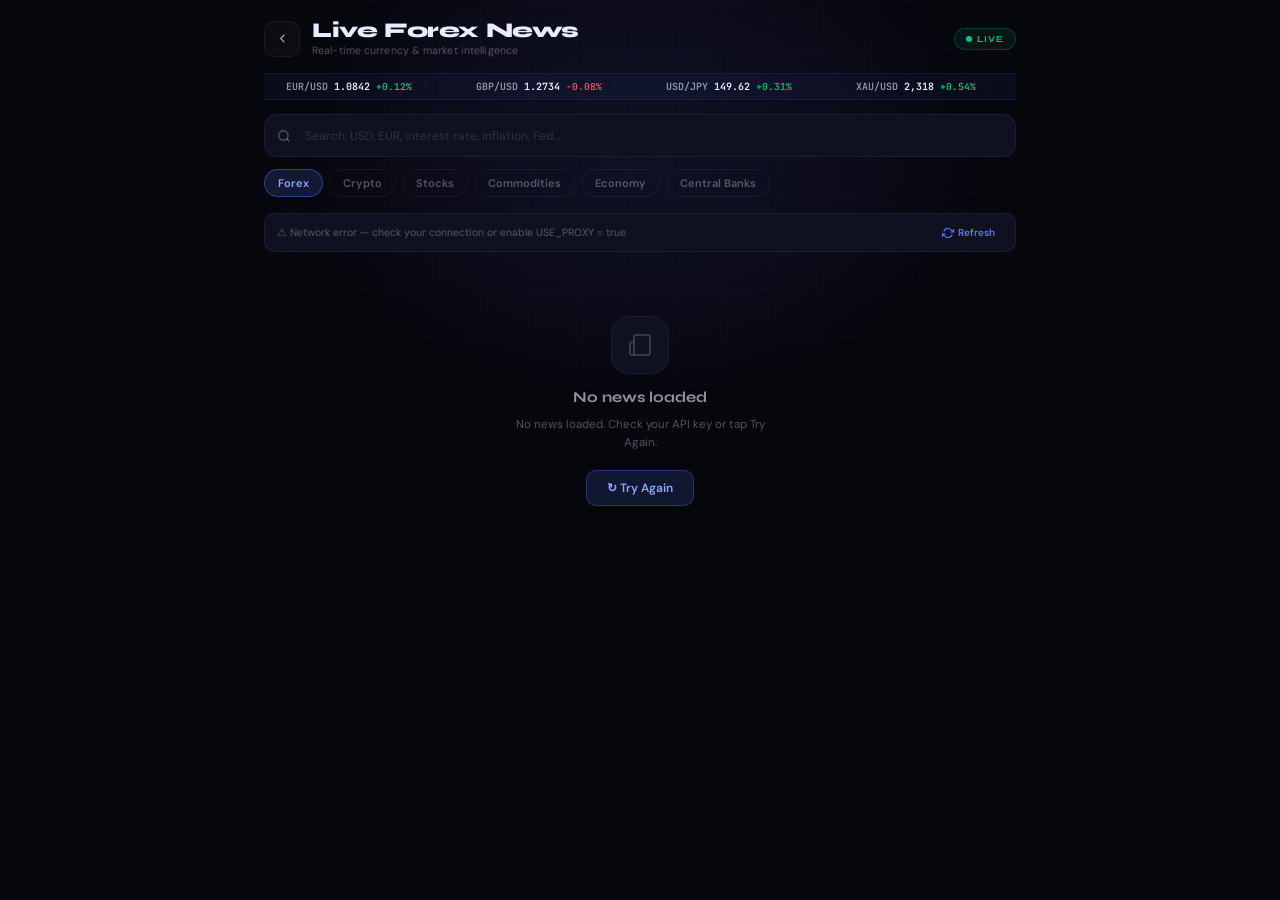
<file: news.html>
<!DOCTYPE html>
<html lang="en">
<head>
<meta charset="UTF-8">
<meta name="viewport" content="width=device-width, initial-scale=1.0">
<title>TradeXAI — Live Forex News</title>
<link rel="preconnect" href="https://fonts.googleapis.com">
<link href="https://fonts.googleapis.com/css2?family=Syne:wght@600;700;800&family=DM+Sans:ital,wght@0,400;0,500;0,600;1,400&family=JetBrains+Mono:wght@500;600&display=swap" rel="stylesheet">
<style>
:root{
  --bg0:#06070d;--bg1:#0a0b14;--bg2:#0f1020;--bg3:#151727;--bg4:#1a1c2e;
  --glass:rgba(255,255,255,0.028);--glass-h:rgba(255,255,255,0.052);
  --border:rgba(255,255,255,0.06);--border-mid:rgba(91,120,255,0.2);--border-hi:rgba(91,120,255,0.45);
  --blue:#5b78ff;--indigo:#7c5cfc;--teal:#00d4a8;--green:#00c87a;--rose:#ff4d6d;
  --amber:#f5b731;--sky:#38bdf8;--orange:#fb923c;
  --t1:#f0f2ff;--t2:rgba(240,242,255,0.6);--t3:rgba(240,242,255,0.32);--t4:rgba(240,242,255,0.15);
  --f-head:'Syne',sans-serif;--f-body:'DM Sans',sans-serif;--f-mono:'JetBrains Mono',monospace;
}
*,*::before,*::after{box-sizing:border-box;margin:0;padding:0}
html,body{background:var(--bg0);color:var(--t1);font-family:var(--f-body);min-height:100vh;-webkit-font-smoothing:antialiased}
::-webkit-scrollbar{width:4px}::-webkit-scrollbar-track{background:transparent}::-webkit-scrollbar-thumb{background:rgba(91,120,255,0.25);border-radius:4px}
*{scrollbar-width:thin;scrollbar-color:rgba(91,120,255,0.2) transparent}

.page{min-height:100vh;display:flex;flex-direction:column;align-items:center;padding-bottom:40px;position:relative;overflow-x:hidden}
.page::before{content:'';position:fixed;top:-100px;left:50%;transform:translateX(-50%);width:700px;height:500px;background:radial-gradient(ellipse,rgba(91,120,255,0.1) 0%,rgba(124,92,252,0.05) 45%,transparent 70%);pointer-events:none;z-index:0}
.page::after{content:'';position:fixed;inset:0;background-image:linear-gradient(rgba(91,120,255,0.025) 1px,transparent 1px),linear-gradient(90deg,rgba(91,120,255,0.025) 1px,transparent 1px);background-size:48px 48px;pointer-events:none;z-index:0}
.inner{position:relative;z-index:1;width:100%;max-width:780px;padding:0 14px}

.news-header{padding:20px 0 16px;display:flex;align-items:center;gap:12px}
.back-btn{width:36px;height:36px;border-radius:10px;background:var(--glass);border:1px solid var(--border);display:flex;align-items:center;justify-content:center;color:var(--t2);cursor:pointer;flex-shrink:0;transition:background .18s,border-color .18s;text-decoration:none}
.back-btn:hover{background:var(--glass-h);border-color:var(--border-mid)}
.hd-block{flex:1}
.hd-title{font-family:var(--f-head);font-size:21px;font-weight:800;letter-spacing:-.4px;background:linear-gradient(100deg,#e8ecff 50%,rgba(124,92,252,.75));-webkit-background-clip:text;-webkit-text-fill-color:transparent;background-clip:text;line-height:1}
.hd-sub{font-size:10.5px;color:var(--t3);margin-top:3px;letter-spacing:.1px}
.live-pill{display:flex;align-items:center;gap:5px;background:rgba(0,200,122,0.08);border:1px solid rgba(0,200,122,0.2);border-radius:20px;padding:5px 11px;flex-shrink:0}
.live-dot{width:6px;height:6px;border-radius:50%;background:var(--green);animation:livepulse 2s infinite}
@keyframes livepulse{0%,100%{opacity:1;box-shadow:0 0 0 0 rgba(0,200,122,.4)}50%{opacity:.5;box-shadow:0 0 0 5px rgba(0,200,122,0)}}
.live-txt{font-family:var(--f-head);font-size:9px;font-weight:700;color:var(--green);letter-spacing:1px}

.ticker-wrap{width:100%;overflow:hidden;background:rgba(91,120,255,0.05);border-top:1px solid rgba(91,120,255,0.1);border-bottom:1px solid rgba(91,120,255,0.1);padding:6px 0;margin-bottom:14px}
.ticker-track{display:flex;gap:0;animation:tickerScroll 32s linear infinite;width:max-content}
.ticker-track:hover{animation-play-state:paused}
@keyframes tickerScroll{from{transform:translateX(0)}to{transform:translateX(-50%)}}
.tick-item{display:flex;align-items:center;gap:6px;padding:0 22px;white-space:nowrap;font-family:var(--f-mono);font-size:10px}
.tick-sym{color:var(--t2);font-weight:600}.tick-val{color:var(--t1);font-weight:600}
.tick-chg{font-weight:600;font-size:9.5px}.tick-chg.up{color:var(--green)}.tick-chg.dn{color:var(--rose)}
.tick-sep{color:var(--border);margin:0 4px}

.search-wrap{position:relative;margin-bottom:12px}
.search-icon{position:absolute;left:13px;top:50%;transform:translateY(-50%);color:var(--t3);display:flex;align-items:center;pointer-events:none}
.search-inp{width:100%;background:var(--bg2);border:1px solid var(--border);border-radius:13px;padding:12px 42px 12px 40px;color:var(--t1);font-size:13px;font-family:var(--f-body);outline:none;caret-color:var(--blue);transition:border-color .2s,background .2s,box-shadow .2s}
.search-inp::placeholder{color:var(--t4);font-size:12px}
.search-inp:focus{border-color:var(--border-hi);background:rgba(91,120,255,0.05);box-shadow:0 0 0 3px rgba(91,120,255,0.09)}
.search-clear{position:absolute;right:12px;top:50%;transform:translateY(-50%);width:22px;height:22px;border-radius:50%;background:rgba(255,255,255,0.07);border:none;color:var(--t3);cursor:pointer;display:none;align-items:center;justify-content:center;font-size:12px;transition:background .15s}
.search-clear.show{display:flex}
.search-clear:hover{background:rgba(255,255,255,0.12);color:var(--t1)}

.chips-row{display:flex;gap:6px;overflow-x:auto;scrollbar-width:none;margin-bottom:14px;padding-bottom:2px}
.chips-row::-webkit-scrollbar{display:none}
.chip{flex-shrink:0;padding:6px 13px;border-radius:20px;font-size:11px;font-weight:600;cursor:pointer;border:1px solid var(--border);color:var(--t3);background:transparent;font-family:var(--f-body);white-space:nowrap;transition:all .16s}
.chip:hover{color:var(--t2);border-color:rgba(255,255,255,0.13)}
.chip.on{color:#fff}
.chip[data-idx="0"].on{background:rgba(91,120,255,0.16);border-color:rgba(91,120,255,0.42);color:#8ca8ff}
.chip[data-idx="1"].on{background:rgba(155,107,255,0.16);border-color:rgba(155,107,255,0.42);color:#c4a0ff}
.chip[data-idx="2"].on{background:rgba(0,200,122,0.13);border-color:rgba(0,200,122,0.38);color:#4de8ab}
.chip[data-idx="3"].on{background:rgba(245,183,49,0.13);border-color:rgba(245,183,49,0.38);color:#fdd06a}
.chip[data-idx="4"].on{background:rgba(56,189,248,0.13);border-color:rgba(56,189,248,0.38);color:#7dd5f8}
.chip[data-idx="5"].on{background:rgba(255,77,109,0.13);border-color:rgba(255,77,109,0.38);color:#ff8fa6}

.section-head{display:flex;align-items:center;gap:10px;margin-bottom:10px}
.section-line{flex:1;height:1px;background:linear-gradient(90deg,var(--border),transparent)}
.section-lbl{font-size:9px;font-weight:700;letter-spacing:1px;text-transform:uppercase;color:var(--t4);white-space:nowrap}

.news-feed{display:flex;flex-direction:column;gap:7px}
.news-card{background:var(--bg2);border:1px solid var(--border);border-radius:16px;padding:14px 15px;cursor:pointer;position:relative;overflow:hidden;transition:transform .2s cubic-bezier(.23,1,.32,1),border-color .2s,box-shadow .2s,background .2s;animation:cardIn .38s ease both}
.news-card::before{content:'';position:absolute;top:0;left:0;right:0;height:1px;background:linear-gradient(90deg,transparent,rgba(91,120,255,0.2),transparent)}
.news-card::after{content:'';position:absolute;top:0;left:-120%;width:60%;height:100%;background:linear-gradient(90deg,transparent,rgba(255,255,255,0.025),transparent);transition:left .45s ease;pointer-events:none}
.news-card:hover::after{left:150%}
.news-card:hover{transform:translateY(-2px);border-color:var(--border-mid);box-shadow:0 8px 32px rgba(0,0,0,0.35);background:var(--bg3)}
.news-card.featured{background:linear-gradient(135deg,rgba(91,120,255,0.07) 0%,var(--bg2) 55%);border-color:rgba(91,120,255,0.22)}
.news-card.featured:hover{border-color:rgba(91,120,255,0.42)}
@keyframes cardIn{from{opacity:0;transform:translateY(10px)}to{opacity:1;transform:translateY(0)}}

.card-meta-top{display:flex;align-items:center;gap:8px;margin-bottom:9px;flex-wrap:wrap}
.cat-tag{font-size:8.5px;font-weight:700;letter-spacing:.8px;text-transform:uppercase;padding:2px 8px;border-radius:20px;flex-shrink:0;background:rgba(91,120,255,0.15);color:#8ca8ff;border:1px solid rgba(91,120,255,0.25)}
.card-time{font-family:var(--f-mono);font-size:9.5px;color:var(--t3);flex-shrink:0}
.impact-badge{margin-left:auto;font-size:8px;font-weight:700;letter-spacing:.6px;padding:2px 7px;border-radius:20px;flex-shrink:0;text-transform:uppercase}
.impact-high{background:rgba(255,77,109,0.14);color:#ff8fa6;border:1px solid rgba(255,77,109,0.22)}
.impact-med{background:rgba(245,183,49,0.12);color:#fdd06a;border:1px solid rgba(245,183,49,0.2)}
.impact-low{background:rgba(255,255,255,0.06);color:var(--t3);border:1px solid var(--border)}

.card-headline{font-family:var(--f-head);font-size:14px;font-weight:700;color:var(--t1);line-height:1.42;margin-bottom:7px;letter-spacing:-.15px}
.news-card.featured .card-headline{font-size:15.5px}
.card-summary{font-size:11.5px;color:var(--t2);line-height:1.58;margin-bottom:10px;display:-webkit-box;-webkit-line-clamp:2;-webkit-box-orient:vertical;overflow:hidden}
.card-meta-bot{display:flex;align-items:center;gap:10px}
.card-source{display:flex;align-items:center;gap:5px}
.source-dot{width:16px;height:16px;border-radius:4px;display:flex;align-items:center;justify-content:center;font-size:7px;font-weight:800;color:#fff;flex-shrink:0}
.source-name{font-size:10.5px;font-weight:600;color:var(--t3)}
.card-region{display:flex;align-items:center;gap:4px;font-size:10px;color:var(--t4)}
.read-more-btn{margin-left:auto;font-size:10px;font-weight:600;color:var(--blue);display:flex;align-items:center;gap:3px;opacity:.7;transition:opacity .15s;flex-shrink:0}
.news-card:hover .read-more-btn{opacity:1}
.news-card.compact{display:flex;align-items:flex-start;gap:12px;padding:12px 14px}
.compact-left{flex:1;min-width:0}
.compact-right{flex-shrink:0;display:flex;flex-direction:column;align-items:flex-end;gap:6px;padding-top:2px}
.news-card.compact .card-headline{font-size:13px;margin-bottom:5px}
.news-card.compact .card-summary{font-size:11px;margin-bottom:0;-webkit-line-clamp:2}
.compact-time{font-family:var(--f-mono);font-size:9px;color:var(--t4);white-space:nowrap}

.skeleton-card{background:var(--bg2);border:1px solid var(--border);border-radius:16px;padding:14px 15px;animation:cardIn .3s ease both}
.skel{border-radius:6px;background:rgba(255,255,255,0.05);animation:shimmer 1.6s ease-in-out infinite}
@keyframes shimmer{0%,100%{opacity:.5}50%{opacity:1}}
.skel-row{display:flex;gap:8px;margin-bottom:10px}
.skel-tag{height:16px;width:52px;border-radius:20px}.skel-time{height:12px;width:40px;border-radius:4px}
.skel-h1{height:14px;width:85%;border-radius:4px;margin-bottom:6px}.skel-h2{height:14px;width:65%;border-radius:4px;margin-bottom:10px}
.skel-s1{height:10px;width:95%;border-radius:4px;margin-bottom:5px}.skel-s2{height:10px;width:78%;border-radius:4px}

.empty-state{display:none;flex-direction:column;align-items:center;justify-content:center;gap:10px;padding:52px 20px;text-align:center}
.empty-state.show{display:flex}
.empty-icon{width:58px;height:58px;border-radius:18px;background:var(--bg2);border:1px solid var(--border);display:flex;align-items:center;justify-content:center;margin-bottom:4px}
.empty-title{font-family:var(--f-head);font-size:15px;font-weight:700;color:var(--t2)}
.empty-sub{font-size:11.5px;color:var(--t3);line-height:1.55;max-width:260px}
.retry-btn{margin-top:8px;padding:9px 20px;border-radius:10px;background:rgba(91,120,255,0.15);border:1px solid rgba(91,120,255,0.3);color:#8ca8ff;font-family:var(--f-body);font-size:12px;font-weight:600;cursor:pointer;transition:background .15s}
.retry-btn:hover{background:rgba(91,120,255,0.25)}

.feed-loading{display:none;flex-direction:column;gap:8px}
.feed-loading.show{display:flex}

.status-bar{display:flex;align-items:center;gap:8px;margin-bottom:12px;padding:8px 12px;background:var(--bg2);border:1px solid var(--border);border-radius:10px}
.status-txt{font-size:10.5px;color:var(--t3);flex:1}
.status-txt span{color:var(--t2);font-weight:600}
.refresh-btn{display:flex;align-items:center;gap:4px;font-size:10px;font-weight:600;color:var(--blue);background:none;border:none;cursor:pointer;font-family:var(--f-body);padding:4px 8px;border-radius:6px;transition:background .15s}
.refresh-btn:hover{background:rgba(91,120,255,0.1)}
.refresh-btn.spinning svg{animation:spin .8s linear infinite}
@keyframes spin{to{transform:rotate(360deg)}}
.src-badge{font-size:8px;padding:1px 5px;border-radius:3px;font-weight:700;letter-spacing:.5px;margin-left:4px}
.src-live{background:rgba(0,200,122,0.15);color:#4de8ab;border:1px solid rgba(0,200,122,0.25)}

@media(max-width:520px){.hd-title{font-size:17px}.news-card.featured .card-headline{font-size:14px}.card-headline{font-size:12.5px}.card-summary{font-size:11px}}
@media(max-width:380px){.inner{padding:0 10px}.news-card{padding:12px 12px}}
</style>
</head>
<body>
<div class="page">
<div class="inner">

  <div class="news-header">
    <a class="back-btn" href="#" onclick="return false;" title="Back">
      <svg width="15" height="15" viewBox="0 0 24 24" fill="none" stroke="currentColor" stroke-width="2.2"><polyline points="15 18 9 12 15 6"/></svg>
    </a>
    <div class="hd-block">
      <div class="hd-title">Live Forex News</div>
      <div class="hd-sub">Real-time currency &amp; market intelligence</div>
    </div>
    <div class="live-pill">
      <span class="live-dot"></span>
      <span class="live-txt">LIVE</span>
    </div>
  </div>

  <div class="ticker-wrap">
    <div class="ticker-track" id="tickerTrack"></div>
  </div>

  <div class="search-wrap">
    <span class="search-icon">
      <svg width="14" height="14" viewBox="0 0 24 24" fill="none" stroke="currentColor" stroke-width="2.2"><circle cx="11" cy="11" r="8"/><line x1="21" y1="21" x2="16.65" y2="16.65"/></svg>
    </span>
    <input class="search-inp" id="searchInp" type="text"
      placeholder="Search: USD, EUR, interest rate, inflation, Fed…"
      autocomplete="off"/>
    <button class="search-clear" id="searchClear" onclick="clearSearch()">&#x2715;</button>
  </div>

  <div class="chips-row" id="chipsRow">
    <button class="chip on" data-idx="0" onclick="setChip(this)">Forex</button>
    <button class="chip"    data-idx="1" onclick="setChip(this)">Crypto</button>
    <button class="chip"    data-idx="2" onclick="setChip(this)">Stocks</button>
    <button class="chip"    data-idx="3" onclick="setChip(this)">Commodities</button>
    <button class="chip"    data-idx="4" onclick="setChip(this)">Economy</button>
    <button class="chip"    data-idx="5" onclick="setChip(this)">Central Banks</button>
  </div>

  <div class="status-bar">
    <div class="status-txt" id="statusTxt">Fetching live forex news…</div>
    <button class="refresh-btn" id="refreshBtn" onclick="loadNews(true)">
      <svg width="12" height="12" viewBox="0 0 24 24" fill="none" stroke="currentColor" stroke-width="2.2"><path d="M23 4v6h-6"/><path d="M1 20v-6h6"/><path d="M3.51 9a9 9 0 0 1 14.85-3.36L23 10M1 14l4.64 4.36A9 9 0 0 0 20.49 15"/></svg>
      Refresh
    </button>
  </div>

  <div class="feed-loading" id="feedLoading">
    <div class="skeleton-card"><div class="skel-row"><div class="skel skel-tag"></div><div class="skel skel-time"></div></div><div class="skel skel-h1"></div><div class="skel skel-h2"></div><div class="skel skel-s1"></div><div class="skel skel-s2"></div></div>
    <div class="skeleton-card"><div class="skel-row"><div class="skel skel-tag"></div><div class="skel skel-time"></div></div><div class="skel skel-h1"></div><div class="skel skel-h2"></div></div>
    <div class="skeleton-card"><div class="skel-row"><div class="skel skel-tag"></div><div class="skel skel-time"></div></div><div class="skel skel-h1"></div><div class="skel skel-h2"></div></div>
  </div>

  <div class="section-head" id="sectionHead" style="display:none;">
    <div class="section-lbl" id="sectionLbl">Latest Forex Headlines</div>
    <div class="section-line"></div>
    <div class="section-lbl" id="sectionCount"></div>
  </div>

  <div class="news-feed" id="newsFeed"></div>

  <div class="empty-state" id="emptyState">
    <div class="empty-icon">
      <svg width="24" height="24" viewBox="0 0 24 24" fill="none" stroke="rgba(255,255,255,0.22)" stroke-width="1.6"><path d="M4 22h16a2 2 0 0 0 2-2V4a2 2 0 0 0-2-2H8a2 2 0 0 0-2 2v16a2 2 0 0 1-2 2zm0 0a2 2 0 0 1-2-2v-9c0-1.1.9-2 2-2h2"/></svg>
    </div>
    <div class="empty-title">No news loaded</div>
    <div class="empty-sub" id="emptyMsg">dc0df16936e641798eb047bfa57d00a3 with your NewsAPI key from newsapi.org</div>
    <button class="retry-btn" onclick="loadNews(true)">&#8635; Try Again</button>
  </div>

</div>
</div>

<script>
/* ═══════════════════════════════════════════════════════════
   ▶  STEP 1 — Paste your NewsAPI key here (newsapi.org)
      Free plan: 100 requests/day, developer use only.
      Note: NewsAPI free tier only works on localhost or
      with a backend proxy in production.
═══════════════════════════════════════════════════════════ */
var API_KEY = 'dc0df16936e641798eb047bfa57d00a3';

/* ═══════════════════════════════════════════════════════════
   NEWSAPI CONFIG
   Endpoint  : https://newsapi.org/v2/everything
   CORS note : NewsAPI blocks direct browser requests on
               production domains. On localhost (Live
               Server / file://) it works fine. For a
               deployed site use the proxy below.
   PROXY     : corsproxy.io wraps the request when running
               outside localhost — toggle USE_PROXY = true.
═══════════════════════════════════════════════════════════ */
var NEWSAPI_URL = 'https://newsapi.org/v2/everything';
var USE_PROXY   = false;   /* set true if deploying to a real domain */
var PROXY_URL   = 'https://corsproxy.io/?';

/* ── Chip keyword definitions ── */
var CHIP_KEYWORDS = [
  'forex OR currency OR "USD" OR "EUR" OR "GBP" OR "JPY" OR "exchange rate" OR "currency pair"',
  'bitcoin OR ethereum OR cryptocurrency OR crypto OR "blockchain" OR "DeFi" OR altcoin',
  '"stock market" OR equities OR "S&P 500" OR NASDAQ OR "Dow Jones" OR earnings OR IPO',
  'gold OR silver OR "crude oil" OR commodity OR commodities OR copper OR "natural gas"',
  'economy OR GDP OR inflation OR recession OR "consumer price" OR unemployment OR "trade deficit"',
  '"central bank" OR "Federal Reserve" OR "interest rate" OR ECB OR "Bank of England" OR "rate hike" OR "rate cut"'
];

var CHIP_LABELS = ['Forex','Crypto','Stocks','Commodities','Economy','Central Banks'];

/* ── State ── */
var activeIdx   = 0;
var searchQuery = '';
var allNews     = [];
var isLoading   = false;
var lastFetch   = 0;
var CACHE_MS    = 3 * 60 * 1000;
var searchTimer;

/* ═══════════════════════════════════════════════════════════
   BUILD NEWSAPI REQUEST URL
═══════════════════════════════════════════════════════════ */
function buildNewsApiUrl(keyword) {
  /* NewsAPI /everything parameters:
     q         — keyword query (supports OR, AND, quotes)
     language  — en
     sortBy    — publishedAt (newest first)
     pageSize  — max 100 on free tier; we use 20
     apiKey    — your key                              */
  var base = NEWSAPI_URL
    + '?q='        + encodeURIComponent(keyword)
    + '&language=en'
    + '&sortBy=publishedAt'
    + '&pageSize=20'
    + '&apiKey='   + API_KEY;

  return USE_PROXY ? (PROXY_URL + encodeURIComponent(base)) : base;
}

/* ═══════════════════════════════════════════════════════════
   FETCH NEWS  (main function)
═══════════════════════════════════════════════════════════ */
async function fetchNews(keyword) {
  var url = buildNewsApiUrl(keyword);
  console.log('[NewsAPI] Fetching:', url.replace(API_KEY, '***'));

  var response = await fetch(url, {
    method: 'GET',
    headers: { 'Accept': 'application/json' }
  });

  if (!response.ok) {
    throw new Error('HTTP ' + response.status + ' — ' + response.statusText);
  }

  /* If proxy is used, allorigins.win wraps in { contents: "..." } */
  var raw = await response.json();
  var data = (raw.contents !== undefined) ? JSON.parse(raw.contents) : raw;

  console.log('[NewsAPI] Status:', data.status, '| Total:', data.totalResults);

  if (data.status === 'error') {
    throw new Error('NewsAPI error: ' + data.message);
  }

  if (!data.articles || data.articles.length === 0) {
    throw new Error('No articles returned for this query');
  }

  /* Filter out articles with "[Removed]" title (NewsAPI placeholder) */
  var clean = data.articles.filter(function(a) {
    return a.title && a.title !== '[Removed]' && a.url;
  });

  if (clean.length === 0) {
    throw new Error('All returned articles were removed/unavailable');
  }

  return clean;
}

/* ═══════════════════════════════════════════════════════════
   MAP NewsAPI article → internal UI card format
═══════════════════════════════════════════════════════════ */
function mapArticle(article, idx) {
  var sourceName = (article.source && article.source.name)
    ? article.source.name : 'Reuters';

  /* Calculate minutes ago from publishedAt ISO string */
  var pubDate   = article.publishedAt ? new Date(article.publishedAt) : new Date();
  var diffMin   = Math.max(0, Math.round((Date.now() - pubDate.getTime()) / 60000));

  var titleDesc = (article.title || '') + ' ' + (article.description || '');

  return {
    headline:   article.title          || 'No title',
    summary:    article.description    || article.content || '',
    url:        article.url            || '#',
    source:     sourceName,
    label:      guessLabel(titleDesc),
    minutesAgo: diffMin,
    impact:     idx === 0 ? 'High' : idx < 4 ? 'Medium' : 'Low',
    region:     guessRegion(titleDesc)
  };
}

/* ── Label guesser ── */
function guessLabel(text) {
  var t = (text || '').toLowerCase();
  if (/bitcoin|ethereum|crypto|blockchain|btc|eth|defi|altcoin/.test(t))         return 'Crypto';
  if (/gold|silver|oil|copper|commodity|commodities|crude|brent|wti/.test(t))    return 'Commodities';
  if (/stock|equity|shares|nasdaq|s&p|dow|earnings|ipo|dividend/.test(t))        return 'Stocks';
  if (/central bank|federal reserve|ecb|boe|boj|interest rate|rate hike/.test(t)) return 'Central Banks';
  if (/economy|gdp|inflation|recession|cpi|jobs|unemployment/.test(t))            return 'Economy';
  return 'Forex';
}

/* ── Region guesser ── */
function guessRegion(text) {
  var t = (text || '').toLowerCase();
  if (/india|nifty|sensex|rbi|rupee|bse|nse/.test(t))    return 'India';
  if (/china|yuan|pboc|beijing|shanghai/.test(t))         return 'China';
  if (/europe|ecb|eurozone|germany|france/.test(t))       return 'Europe';
  if (/uk|britain|england|boe|london|sterling/.test(t))   return 'UK';
  if (/japan|boj|yen|tokyo/.test(t))                      return 'Japan';
  if (/us |usa|fed |federal|wall street|new york/.test(t)) return 'US';
  return '';
}

/* ═══════════════════════════════════════════════════════════
   MAIN LOAD ORCHESTRATOR
═══════════════════════════════════════════════════════════ */
async function loadNews(force) {
  var now = Date.now();
  if (!force && allNews.length && (now - lastFetch) < CACHE_MS) {
    renderCards(applyFilter());
    return;
  }
  if (isLoading) return;
  isLoading = true;

  /* Show skeleton loaders */
  document.getElementById('feedLoading').classList.add('show');
  document.getElementById('newsFeed').innerHTML = '';
  document.getElementById('emptyState').classList.remove('show');
  document.getElementById('sectionHead').style.display = 'none';
  document.getElementById('statusTxt').innerHTML = 'Searching live news…';
  document.getElementById('refreshBtn').classList.add('spinning');

  /* Determine keyword: typed search overrides chip keyword */
  var keyword = searchQuery.trim()
    ? searchQuery.trim()
    : CHIP_KEYWORDS[activeIdx];

  try {
    var articles = await fetchNews(keyword);

    /* Sort newest first (NewsAPI already does this, but enforce it) */
    articles.sort(function(a, b) {
      return new Date(b.publishedAt || 0) - new Date(a.publishedAt || 0);
    });

    allNews   = articles.map(mapArticle);
    lastFetch = Date.now();

    renderCards(applyFilter());

    var t  = new Date();
    var hh = String(t.getHours()).padStart(2, '0');
    var mm = String(t.getMinutes()).padStart(2, '0');
    document.getElementById('statusTxt').innerHTML =
      'Updated <span>' + hh + ':' + mm + '</span>'
      + ' &bull; <span>' + allNews.length + ' stories</span> via NewsAPI';

  } catch (err) {
    console.error('[TradeXAI]', err);

    /* User-friendly error messages */
    var msg = err.message || 'Unknown error';
    if (msg.indexOf('401') !== -1 || msg.toLowerCase().indexOf('apikey') !== -1) {
      msg = 'Invalid API key — replace YOUR_API_KEY in the script';
    } else if (msg.indexOf('426') !== -1) {
      msg = 'NewsAPI: Upgrade required for production use. Works on localhost.';
    } else if (msg.indexOf('429') !== -1) {
      msg = 'Rate limit reached — try again in a few minutes';
    } else if (msg.toLowerCase().indexOf('failed to fetch') !== -1) {
      msg = 'Network error — check your connection or enable USE_PROXY = true';
    }

    document.getElementById('statusTxt').innerHTML = '&#9888; ' + msg;
    if (!allNews.length) renderCards([]);

  } finally {
    isLoading = false;
    document.getElementById('feedLoading').classList.remove('show');
    document.getElementById('refreshBtn').classList.remove('spinning');
  }
}

/* ═══════════════════════════════════════════════════════════
   CLIENT-SIDE FILTER (search within loaded articles)
═══════════════════════════════════════════════════════════ */
function applyFilter() {
  var q = searchQuery.toLowerCase().trim();
  if (!q) return allNews;
  return allNews.filter(function(n) {
    var hay = [n.headline, n.summary, n.label, n.source, n.region]
      .join(' ').toLowerCase();
    return hay.indexOf(q) !== -1;
  });
}

/* ═══════════════════════════════════════════════════════════
   RENDER CARDS
═══════════════════════════════════════════════════════════ */
var SOURCE_COLORS = {
  'Reuters':            '#e05c00',
  'Bloomberg':          '#5b78ff',
  'Financial Times':    '#ffb820',
  'FT':                 '#ffb820',
  'The Wall Street Journal': '#0080cc',
  'WSJ':                '#0080cc',
  'CNBC':               '#00a0e3',
  'MarketWatch':        '#00a651',
  "Barron's":           '#cc0000',
  'CoinDesk':           '#9b6bff',
  'The Economic Times': '#e74c3c',
  'Nikkei':             '#e60026',
  'Seeking Alpha':      '#1a7f37',
  'Yahoo Finance':      '#7B00D1',
  'The Block':          '#7c5cfc',
  'Investopedia':       '#007bff',
  'Forbes':             '#cc0000',
  'Business Insider':   '#4f97d7',
  'CNN':                '#cc0000',
  'BBC News':           '#bb1919',
  'The Guardian':       '#005689',
  'FX Street':          '#1a73e8',
  'DailyFX':            '#1565c0',
  'Forex Factory':      '#1a237e'
};

function getSrcColor(name) {
  return SOURCE_COLORS[name] || '#5b78ff';
}

function renderCards(list) {
  var feed = document.getElementById('newsFeed');
  var emp  = document.getElementById('emptyState');
  var sh   = document.getElementById('sectionHead');

  feed.innerHTML = '';

  if (!list || list.length === 0) {
    emp.classList.add('show');
    sh.style.display = 'none';
    document.getElementById('emptyMsg').textContent = searchQuery
      ? 'No results for "' + searchQuery + '". Try a broader term.'
      : 'No news loaded. Check your API key or tap Try Again.';
    return;
  }

  emp.classList.remove('show');
  sh.style.display  = 'flex';
  document.getElementById('sectionLbl').textContent = searchQuery
    ? 'Results for "' + searchQuery + '"'
    : CHIP_LABELS[activeIdx] + ' News';
  document.getElementById('sectionCount').textContent = list.length + ' stories';

  list.forEach(function(item, idx) {
    var color    = getSrcColor(item.source);
    var initials = (item.source || 'NN').substring(0, 2).toUpperCase();
    var impCls   = item.impact === 'High'
      ? 'impact-high'
      : item.impact === 'Medium' ? 'impact-med' : 'impact-low';

    if (idx === 0) {
      /* ── FEATURED (first) card ── */
      var card = document.createElement('div');
      card.className = 'news-card featured';
      card.style.cursor = 'pointer';
      card.onclick = function() { window.open(item.url, '_blank', 'noopener,noreferrer'); };
      card.innerHTML =
        '<div class="card-meta-top">'
          + '<span class="cat-tag">'    + esc(item.label)  + '</span>'
          + '<span class="card-time">'  + timeAgo(item.minutesAgo) + '</span>'
          + '<span class="impact-badge ' + impCls + '">' + esc(item.impact) + ' Impact</span>'
        + '</div>'
        + '<div class="card-headline">' + esc(item.headline) + '</div>'
        + (item.summary ? '<div class="card-summary">' + esc(item.summary) + '</div>' : '')
        + '<div class="card-meta-bot">'
          + '<div class="card-source">'
            + '<div class="source-dot" style="background:' + color + '">' + initials + '</div>'
            + '<span class="source-name">' + esc(item.source) + '</span>'
            + '<span class="src-badge src-live">LIVE</span>'
          + '</div>'
          + (item.region
              ? '<div class="card-region">'
                  + '<svg width="10" height="10" viewBox="0 0 24 24" fill="none" stroke="currentColor" stroke-width="2">'
                  + '<circle cx="12" cy="12" r="10"/><line x1="2" y1="12" x2="22" y2="12"/>'
                  + '<path d="M12 2a15.3 15.3 0 0 1 4 10 15.3 15.3 0 0 1-4 10 15.3 15.3 0 0 1-4-10 15.3 15.3 0 0 1 4-10z"/>'
                  + '</svg>' + esc(item.region) + '</div>'
              : '')
          + '<span class="read-more-btn">Read '
            + '<svg width="10" height="10" viewBox="0 0 24 24" fill="none" stroke="currentColor" stroke-width="2.5">'
            + '<line x1="5" y1="12" x2="19" y2="12"/><polyline points="12 5 19 12 12 19"/></svg>'
          + '</span>'
        + '</div>';
      feed.appendChild(card);

    } else {
      /* ── COMPACT card ── */
      var card2 = document.createElement('div');
      card2.className = 'news-card compact';
      card2.style.animationDelay = (idx * 0.04) + 's';
      card2.style.cursor = 'pointer';
      card2.onclick = function() { window.open(item.url, '_blank', 'noopener,noreferrer'); };
      card2.innerHTML =
        '<div class="compact-left">'
          + '<div class="card-meta-top" style="margin-bottom:6px;">'
            + '<span class="cat-tag">' + esc(item.label) + '</span>'
            + '<span class="impact-badge ' + impCls + '">' + esc(item.impact) + '</span>'
          + '</div>'
          + '<div class="card-headline">' + esc(item.headline) + '</div>'
          + (item.summary ? '<div class="card-summary">' + esc(item.summary) + '</div>' : '')
          + '<div class="card-source" style="margin-top:6px;">'
            + '<div class="source-dot" style="background:' + color + '">' + initials + '</div>'
            + '<span class="source-name">' + esc(item.source) + '</span>'
            + '<span class="src-badge src-live">LIVE</span>'
          + '</div>'
        + '</div>'
        + '<div class="compact-right">'
          + '<span class="compact-time">' + timeAgo(item.minutesAgo) + '</span>'
          + (item.region
              ? '<span style="font-size:9px;color:var(--t4);">' + esc(item.region) + '</span>'
              : '')
        + '</div>';
      feed.appendChild(card2);
    }
  });
}

/* ═══════════════════════════════════════════════════════════
   CHIP BUTTONS
═══════════════════════════════════════════════════════════ */
function setChip(btn) {
  document.querySelectorAll('.chip').forEach(function(c) { c.classList.remove('on'); });
  btn.classList.add('on');
  activeIdx   = parseInt(btn.dataset.idx, 10);
  allNews     = [];
  searchQuery = '';
  document.getElementById('searchInp').value = '';
  document.getElementById('searchClear').classList.remove('show');
  loadNews(true);
}

/* ═══════════════════════════════════════════════════════════
   SEARCH INPUT
═══════════════════════════════════════════════════════════ */
document.getElementById('searchInp').addEventListener('input', function() {
  var v = this.value;
  document.getElementById('searchClear').classList.toggle('show', v.length > 0);
  clearTimeout(searchTimer);
  searchTimer = setTimeout(function() {
    searchQuery = v;
    allNews     = [];
    loadNews(true);
  }, 600);
});

function clearSearch() {
  document.getElementById('searchInp').value = '';
  document.getElementById('searchClear').classList.remove('show');
  searchQuery = '';
  allNews     = [];
  loadNews(true);
}

/* ═══════════════════════════════════════════════════════════
   HELPERS
═══════════════════════════════════════════════════════════ */
function timeAgo(min) {
  if (!min || min < 1) return 'Just now';
  if (min < 60) return min + 'm ago';
  var h = Math.floor(min / 60);
  return h + 'h ' + (min % 60 ? (min % 60) + 'm' : '') + ' ago';
}

function esc(s) {
  return String(s || '')
    .replace(/&/g, '&amp;')
    .replace(/</g, '&lt;')
    .replace(/>/g, '&gt;')
    .replace(/"/g, '&quot;');
}

/* ═══════════════════════════════════════════════════════════
   TICKER (static display — swap for live data if available)
═══════════════════════════════════════════════════════════ */
var TICKERS = [
  {sym:'EUR/USD',val:'1.0842',chg:'+0.12%',up:true},
  {sym:'GBP/USD',val:'1.2734',chg:'-0.08%',up:false},
  {sym:'USD/JPY',val:'149.62',chg:'+0.31%',up:true},
  {sym:'XAU/USD',val:'2,318', chg:'+0.54%',up:true},
  {sym:'BTC/USD',val:'68,240',chg:'+1.82%',up:true},
  {sym:'ETH/USD',val:'3,512', chg:'+0.97%',up:true},
  {sym:'S&P 500',val:'5,284', chg:'+0.43%',up:true},
  {sym:'NASDAQ', val:'18,642',chg:'+0.61%',up:true},
  {sym:'WTI Oil',val:'82.14', chg:'-0.38%',up:false},
  {sym:'DXY',    val:'104.32',chg:'-0.14%',up:false},
  {sym:'Nifty50',val:'22,519',chg:'+0.28%',up:true},
  {sym:'USD/INR',val:'83.41', chg:'+0.05%',up:true},
  {sym:'Silver', val:'27.84', chg:'+0.72%',up:true},
  {sym:'AUD/USD',val:'0.6612',chg:'+0.19%',up:true},
  {sym:'USD/CAD',val:'1.3580',chg:'-0.11%',up:false},
  {sym:'USD/CHF',val:'0.9043',chg:'+0.08%',up:true}
];

function buildTicker() {
  var doubled = TICKERS.concat(TICKERS);
  document.getElementById('tickerTrack').innerHTML = doubled.map(function(t) {
    return '<div class="tick-item">'
      + '<span class="tick-sym">' + t.sym + '</span>'
      + '<span class="tick-val">' + t.val + '</span>'
      + '<span class="tick-chg ' + (t.up ? 'up' : 'dn') + '">' + t.chg + '</span>'
      + '<span class="tick-sep">|</span>'
      + '</div>';
  }).join('');
}

/* ═══════════════════════════════════════════════════════════
   BOOT
═══════════════════════════════════════════════════════════ */
/* Auto-refresh every 5 minutes */
setInterval(function() {
  if (!searchQuery && !isLoading) loadNews(false);
}, 5 * 60 * 1000);

buildTicker();
loadNews(true);
</script>
</body>
</html>
</file>
